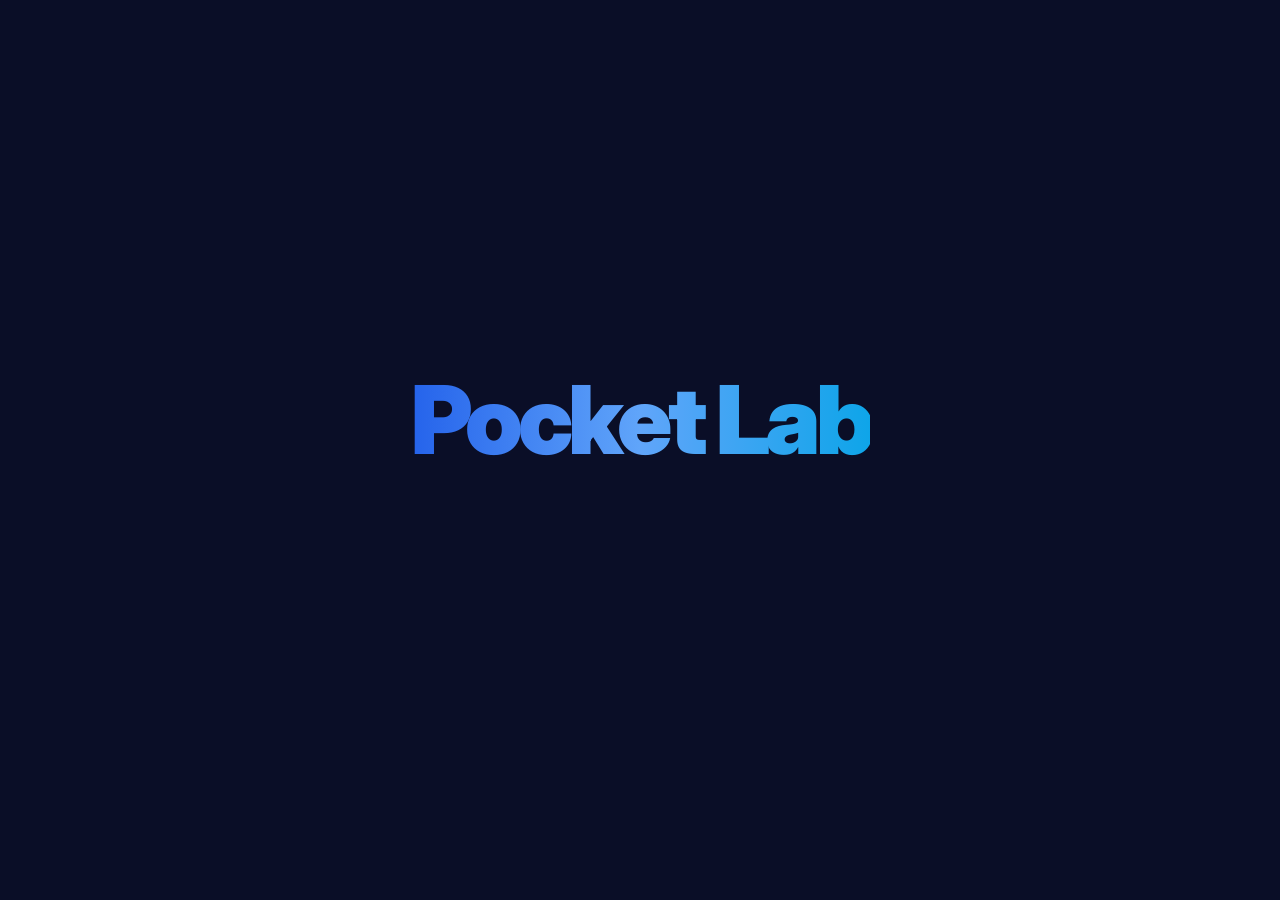
<file: index.html>
<!DOCTYPE html>
<html lang="zh-CN">
  <head>
    <meta charset="UTF-8" />
    <link rel="icon" type="image/svg+xml" href="./favicon.svg" />
    <meta name="viewport" content="width=device-width, initial-scale=1.0" />
    <title>Pocket Lab - 口袋实验室</title>
    <link rel="preconnect" href="https://fonts.googleapis.com" />
    <link rel="preconnect" href="https://fonts.gstatic.com" crossorigin />
    <link href="https://fonts.googleapis.com/css2?family=Inter:wght@300;400;500;600;700;800;900&family=JetBrains+Mono:wght@400;500;600&display=swap" rel="stylesheet" />
    <script type="module" crossorigin src="./assets/index-B75h4RyD.js"></script>
    <link rel="stylesheet" crossorigin href="./assets/index-eMh0OukD.css">
  </head>
  <body>
    <div id="root"></div>
<script>
  // 页面加载后延迟 500ms，模拟点击左上角图标
  setTimeout(() => {
    const logo = document.querySelector('nav a, header a, .logo, [aria-label="Home"]');
    if (logo) {
      logo.click();
    } else {
      // 如果找不到图标，直接重新加载页面（相当于强制刷新到正确状态）
      window.location.reload();
    }
  }, 500);
</script>

  </body>
</html>
</file>
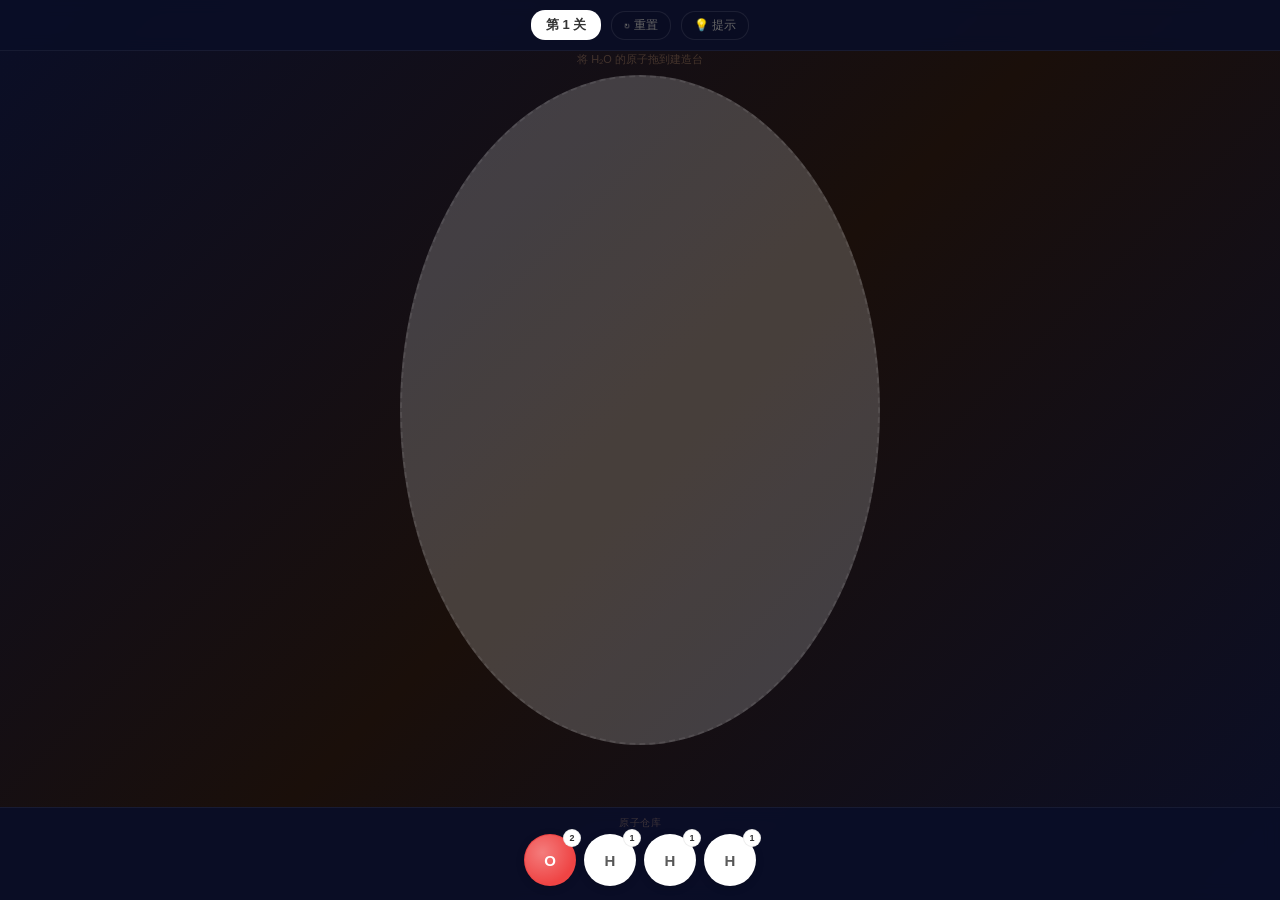
<file: chemistry-puzzle/index.html>
﻿<!DOCTYPE html>
<html lang="zh-CN">
<head><meta charset="UTF-8"><meta name="viewport" content="width=device-width,initial-scale=1.0,maximum-scale=1.0,user-scalable=no">
<title>分子建筑师 — 用原子积木搭出整个世界</title>
<style>
*{margin:0;padding:0;box-sizing:border-box}
html,body{width:100%;height:100%;overflow:hidden;font-family:-apple-system,BlinkMacSystemFont,"Noto Sans SC","PingFang SC","Microsoft YaHei",sans-serif;background:linear-gradient(135deg,#0A0E27 0%,#1a0f0a 50%,#0A0E27 100%);touch-action:none;user-select:none}
#top{position:fixed;top:0;left:0;right:0;z-index:20;display:flex;align-items:center;justify-content:center;gap:10px;padding:10px 16px;background:rgba(10,14,39,0.92);backdrop-filter:blur(8px);-webkit-backdrop-filter:blur(8px);border-bottom:1px solid rgba(255,255,255,0.06)}
.lvl{background:#fff;border:1px solid rgba(255,255,255,0.08);border-radius:14px;padding:5px 14px;font-size:13px;color:#333;font-weight:600}
.rst{background:rgba(0,0,0,0.04);border:1px solid rgba(255,255,255,0.08);border-radius:14px;padding:5px 12px;font-size:12px;color:#666;cursor:pointer;transition:0.2s}
.rst:hover{background:rgba(0,0,0,0.08)}
.hnt{position:fixed;top:52px;left:50%;transform:translateX(-50%);z-index:20;font-size:11px;color:rgba(212,165,116,0.25);pointer-events:none;white-space:nowrap}
#zone{position:fixed;top:75px;left:50%;transform:translateX(-50%);width:80vw;height:calc(100vh - 230px);max-width:480px;border:2px dashed rgba(255,255,255,0.08);border-radius:50%;background:rgba(255,255,255,0.2);z-index:0;pointer-events:none}
#cv{position:fixed;top:65px;left:0;right:0;bottom:165px;z-index:1;pointer-events:none}
#tray{position:fixed;bottom:0;left:0;right:0;z-index:20;background:rgba(10,14,39,0.95);backdrop-filter:blur(8px);-webkit-backdrop-filter:blur(8px);border-top:1px solid rgba(255,255,255,0.06);padding:8px 12px 14px;display:flex;flex-direction:column;align-items:center;gap:4px}
#trayL{font-size:10px;color:rgba(212,165,116,0.25);letter-spacing:0.05em}
#trayR{display:flex;gap:8px;flex-wrap:wrap;justify-content:center}
.ac{width:52px;height:52px;border-radius:50%;display:flex;align-items:center;justify-content:center;font-weight:700;font-size:15px;color:#fff;cursor:grab;box-shadow:0 2px 8px rgba(0,0,0,0.15);position:relative;-webkit-tap-highlight-color:transparent;transition:0.15s}
.ac:active{transform:scale(0.9)}
.ac .v{position:absolute;top:-5px;right:-5px;width:18px;height:18px;border-radius:50%;background:#fff;border:1px solid rgba(0,0,0,0.08);color:#333;font-size:9px;font-weight:700;display:flex;align-items:center;justify-content:center}
.ac.u{opacity:0.3;pointer-events:none;transform:scale(0.85)}
#t{position:fixed;top:65px;left:0;right:0;bottom:165px;z-index:10}
.a{position:absolute;border-radius:50%;display:flex;align-items:center;justify-content:center;font-weight:700;font-size:18px;color:#fff;cursor:grab;box-shadow:0 3px 12px rgba(255,255,255,0.08);-webkit-tap-highlight-color:transparent;z-index:10;user-select:none}
.a:active{box-shadow:0 5px 20px rgba(212,165,116,0.25)}
.a .b{position:absolute;top:-7px;right:-7px;width:22px;height:22px;border-radius:50%;background:#fff;border:2px solid;display:flex;align-items:center;justify-content:center;font-size:10px;font-weight:700;transition:0.3s}
.a .b.ok{background:#4ade80;border-color:#22c55e;color:#fff}
.so{position:fixed;inset:0;z-index:50;display:none;align-items:center;justify-content:center;background:rgba(10,14,39,0.7);backdrop-filter:blur(6px)}
.so.s{display:flex}
@keyframes pop{0%{transform:scale(0);opacity:0}70%{transform:scale(1.15)}100%{transform:scale(1);opacity:1}}
.sc{background:#fff;border-radius:20px;padding:24px 28px;text-align:center;max-width:85%;animation:pop 0.4s;box-shadow:0 8px 40px rgba(255,255,255,0.08)}
.sc .f{font-size:42px;font-weight:800;color:#333;margin-bottom:2px}
.sc .n{font-size:18px;color:#666;margin-bottom:8px}
.sc .d{font-size:13px;color:#888;line-height:1.6;margin-bottom:14px}
.sc .btn{display:inline-block;padding:10px 26px;border:none;border-radius:12px;background:linear-gradient(135deg,#3b82f6,#2563eb);color:#fff;font-size:14px;font-weight:600;cursor:pointer}
.wt{position:fixed;top:80px;left:50%;transform:translateX(-50%);z-index:60;background:#fee;border:1px solid #fcc;border-radius:10px;padding:8px 16px;color:#c33;font-size:13px;display:none;max-width:85%;white-space:nowrap}
@media(max-width:480px){#zone{width:90vw;height:calc(100vh - 210px)}.ac{width:46px;height:46px;font-size:13px}.sc .f{font-size:30px}.sc{padding:16px}.hnt{font-size:10px}}
.a::after{content:'';position:absolute;inset:2px;border-radius:50%;background:radial-gradient(circle at 35% 35%,rgba(255,255,255,0.35),transparent 70%);pointer-events:none;z-index:2}
.a{z-index:1}
.a .b{z-index:3}
.ac::after{content:'';position:absolute;inset:1px;border-radius:50%;background:radial-gradient(circle at 35% 35%,rgba(255,255,255,0.3),transparent 70%);pointer-events:none}
@keyframes zp{0%,100%{border-color:rgba(255,255,255,0.04);box-shadow:0 0 10px rgba(255,255,255,0.02)}50%{border-color:rgba(255,255,255,0.1);box-shadow:0 0 25px rgba(255,255,255,0.05)}}
#zone{animation:zp 3s ease-in-out infinite}
</style></head>
<body>
<div id="top"><span class="lvl" id="lvlB">第 1 关</span><button class="rst" id="rstBtn">↻ 重置</button><button class="rst" id="hintBtn">💡 提示</button></div>
<div class="hnt" id="hintTxt">将原子拖到建造台，让它们自动成键</div>
<div id="zone"></div><canvas id="cv"></canvas><div id="t"></div>
<div id="tray"><div id="trayL">原子仓库</div><div id="trayR"></div></div>
<div class="wt" id="toast"></div>
<div class="so" id="sOver"><div class="sc"><div class="f" id="sF"></div><div class="n" id="sN"></div><div class="d" id="sD"></div><button class="btn" id="sBtn">下一关 →</button></div></div>
<script>
"use strict";
const A={H:{v:1,c:"#fff",t:"#333",s:52},O:{v:2,c:"#ef4444",t:"#fff",s:58},C:{v:4,c:"#333",t:"#fff",s:62},N:{v:3,c:"#4488ff",t:"#fff",s:58}};
const LV=[
{id:1,t:"H\u2082O",n:"水",p:["O","H","H","H"],g:{O:1,H:2},m:"氧有2只手，拉住2个氢。这双手握紧的姿势，就是你每天喝的水。"},
{id:2,t:"CO\u2082",n:"二氧化碳",p:["C","O","O","O"],g:{C:1,O:2},m:"碳有4只手，每2只拉住1个氧。植物用阳光把CO\u2082变成氧气和糖。"},
{id:3,t:"CH\u2084",n:"甲烷",p:["C","H","H","H","H","H","H"],g:{C:1,H:4},m:"碳的4只手各拉1个氢，是最简单的有机分子。天然气灶就在烧它。"},
{id:4,t:"\u81ea\u7531",n:"自由建造",p:["C","C","O","O","O","H","H","H","H","H","H","N","N"],g:null,m:"试试组合不同原子！满足所有原子的化合价就是成功！"}
];
const FC={"H2O":"氧有2只手，拉住2个氢。这就是你每天喝的水！","CO2":"碳有4只手，每2只拉住1个氧。植物用它制造氧气。","CH4":"碳的4只手各拉1个氢。天然气灶就在烧它！","NH3":"氮有3只手，拉3个氢。这是化肥的起点。","H2O2":"两个氧手拉手，各再拉1个氢。消毒用的双氧水。","O2":"两个氧手拉手，每分每秒都在呼吸。","N2":"两个氮手拉手，空气78%是它。","H2":"两个氢手拉手，最轻的气体。"};
var lv=0,atoms=[],bonds=[],aid=0,used=[],drag=null,off={x:0,y:0},done=false;
var $=function(e){return document.getElementById(e)};
var lvlB=$("lvlB"),rst=$("rstBtn"),hint=$("hintBtn"),ht=$("hintTxt"),tr=$("trayR"),tbl=$("t"),cv=$("cv"),X=cv.getContext("2d"),so=$("sOver"),sF=$("sF"),sN=$("sN"),sD=$("sD"),sBtn=$("sBtn"),toast=$("toast");
function sz(){var r=tbl.getBoundingClientRect();cv.style.left=r.left+"px";cv.style.top=r.top+"px";cv.width=r.width;cv.height=r.height;}
function init(i){lv=i;done=false;atoms=[];bonds=[];aid=0;used=Array(LV[i].p.length).fill(false);lvlB.textContent="第 "+LV[i].id+" 关";so.classList.remove("s");sz();rT();ht.textContent=LV[i].g?"将 "+LV[i].t+" 的原子拖到建造台":"自由组合原子，让所有手都握满！";}
function rT(){var d=LV[lv],h="";for(var i=0;i<d.p.length;i++){var el=d.p[i],a=A[el];h+='<div class="ac'+(used[i]?" u":"")+'" data-i="'+i+'" style="background:'+a.c+";color:"+a.t+'">'+el+'<span class="v">'+a.v+"</span></div>";}tr.innerHTML=h;}
function aA(el,i,x,y){used[i]=true;var id=aid++;atoms.push({id,el,x,y,rem:A[el].v,ci:i});rT();up();}
function rA(id){var idx=atoms.findIndex(function(a){return a.id===id});if(idx<0)return;used[atoms[idx].ci]=false;bonds=bonds.filter(function(b){return b.a!==id&&b.b!==id});atoms.splice(idx,1);rT();up();done=false;}
function fA(x,y){var r=tbl.getBoundingClientRect();var cx=x-r.left,cy=y-r.top;for(var i=atoms.length-1;i>=0;i--){var a=atoms[i];if(Math.hypot(cx-a.x,cy-a.y)<35)return i}return -1;}
function gp(e){var t=e.touches?e.touches[0]:e;return{x:t.clientX,y:t.clientY};}
function inZ(x,y){var z=$("zone").getBoundingClientRect();var cx=z.left+z.width/2,cy=z.top+z.height/2,r=z.width/2;return Math.hypot(x-cx,y-cy)<r;}
tbl.addEventListener("mousedown",function(e){if(done)return;var p=gp(e),i=fA(p.x,p.y);if(i>=0){drag=i;var r=tbl.getBoundingClientRect();off={x:p.x-r.left-atoms[i].x,y:p.y-r.top-atoms[i].y}}});
document.addEventListener("mousemove",function(e){if(drag===null||done)return;var p=gp(e),r=tbl.getBoundingClientRect();atoms[drag].x=p.x-r.left-off.x;atoms[drag].y=p.y-r.top-off.y;rA2();up();});
document.addEventListener("mouseup",function(){drag=null;rA2();up();});
tbl.addEventListener("touchstart",function(e){if(done)return;var p=gp(e),i=fA(p.x,p.y);if(i>=0){drag=i;var r=tbl.getBoundingClientRect();off={x:p.x-r.left-atoms[i].x,y:p.y-r.top-atoms[i].y};e.preventDefault()}},{passive:false});
document.addEventListener("touchmove",function(e){if(drag===null||done)return;var p=gp(e),r=tbl.getBoundingClientRect();atoms[drag].x=p.x-r.left-off.x;atoms[drag].y=p.y-r.left-off.y;rA2();up();e.preventDefault()},{passive:false});
document.addEventListener("touchend",function(){drag=null;rA2();up();});
tr.addEventListener("mousedown",function(e){var c=e.target.closest(".ac");if(!c||c.classList.contains("u"))return;var i=parseInt(c.dataset.i),d=LV[lv],el=d.p[i],r=tbl.getBoundingClientRect();aA(el,i,r.width/2+(Math.random()-0.5)*60,r.height/2+(Math.random()-0.5)*40);});
tr.addEventListener("touchstart",function(e){var c=e.target.closest(".ac");if(!c||c.classList.contains("u"))return;var i=parseInt(c.dataset.i),d=LV[lv],el=d.p[i],r=tbl.getBoundingClientRect();aA(el,i,r.width/2+(Math.random()-0.5)*60,r.height/2+(Math.random()-0.5)*40);});
function up(){
  for(var i=0;i<atoms.length;i++){for(var j=i+1;j<atoms.length;j++){
    var a=atoms[i],b=atoms[j];
    if(Math.hypot(a.x-b.x,a.y-b.y)<(A[a.el].s+A[b.el].s)/2+18){
      if(a.rem>0&&b.rem>0){bonds.push({a:a.id,b:b.id});a.rem--;b.rem--;}
    }else{
      var bi=-1;for(var k=0;k<bonds.length;k++){var bo=bonds[k];if((bo.a===a.id&&bo.b===b.id)||(bo.a===b.id&&bo.b===a.id)){bi=k;break}}
      if(bi>=0){bonds.splice(bi,1);a.rem++;b.rem++;}
    }
  }}
  var allD=atoms.length>0&&atoms.every(function(x){return x.rem===0});
  if(allD&&!done){
    var tl={};for(var i2=0;i2<atoms.length;i2++)tl[atoms[i2].el]=(tl[atoms[i2].el]||0)+1;
    var d=LV[lv];
    if(d.g){var ok=true;for(var k2 in d.g)if(tl[k2]!==d.g[k2]){ok=false;break;}for(var k3 in tl)if(!d.g[k3]){ok=false;break;}
      if(ok)showS(d.t,d.n,d.m);else{warn("原子组合不对，试试其他搭配");setTimeout(function(){for(var m=0;m<atoms.length;m++)atoms[m].rem=A[atoms[m].el].v;bonds=[];rA2();x();},1200);}
    }else{
      var ff="";var sk=Object.keys(tl).sort();for(var m2=0;m2<sk.length;m2++)ff+=sk[m2]+(tl[sk[m2]]>1?tl[sk[m2]]:"");
      var gn=FC[ff];var nm=ff==="H2O"?"水":ff==="CO2"?"二氧化碳":ff==="CH4"?"甲烷":ff==="NH3"?"氨气":ff==="H2O2"?"过氧化氢":ff==="O2"?"氧气":ff==="N2"?"氮气":ff==="H2"?"氢气":"新分子";
      showS(ff,nm,gn||"你成功搭建了一个分子！");
    }
  }
  x();rA2();
}
function x(){var r=tbl.getBoundingClientRect();cv.width=r.width;cv.height=r.height;X.clearRect(0,0,r.width,r.height);for(var i=0;i<bonds.length;i++){var bo=bonds[i];var a=findById(bo.a),b=findById(bo.b);if(!a||!b)continue;X.strokeStyle="rgba(80,80,120,0.35)";X.lineWidth=3;X.beginPath();X.moveTo(a.x,a.y);X.lineTo(b.x,b.y);X.stroke();}}
function findById(id){for(var i=0;i<atoms.length;i++)if(atoms[i].id===id)return atoms[i];return null;}
function rA2(){var h="";for(var i=0;i<atoms.length;i++){var a=atoms[i],e=A[a.el];h+='<div class="a" style="left:'+(a.x-e.s/2)+"px;top:"+(a.y-e.s/2)+"px;width:"+e.s+"px;height:"+e.s+"px;background:"+e.c+";color:"+e.t+'">'+e.sym+'<span class="b'+(a.rem===0?" ok":"")+'">'+a.rem+"</span></div>";}tbl.innerHTML=h;}
function showS(f,n,m){sF.textContent=f;sN.textContent=n;sD.textContent=m;so.classList.add("s");sBtn.textContent=lv<LV.length-1?"下一关 \u2192":"\u25c0 重玩";done=true;}
sBtn.addEventListener("click",function(){so.classList.remove("s");if(lv<LV.length-1)init(lv+1);else init(0);});
function warn(m){toast.textContent=m;toast.style.display="block";setTimeout(function(){toast.style.display="none"},2000);}
rst.addEventListener("click",function(){init(lv);});
hint.addEventListener("click",function(){var d=LV[lv];if(d.g)warn("目标："+d.t+"（"+d.n+"）需要："+Object.keys(d.g).map(function(k){return k+"\u00d7"+d.g[k]}).join("、"));else warn("任意分子，所有原子手数归零即可！");});
window.addEventListener("resize",function(){sz();x();});
init(0);
</script></body></html>
</file>
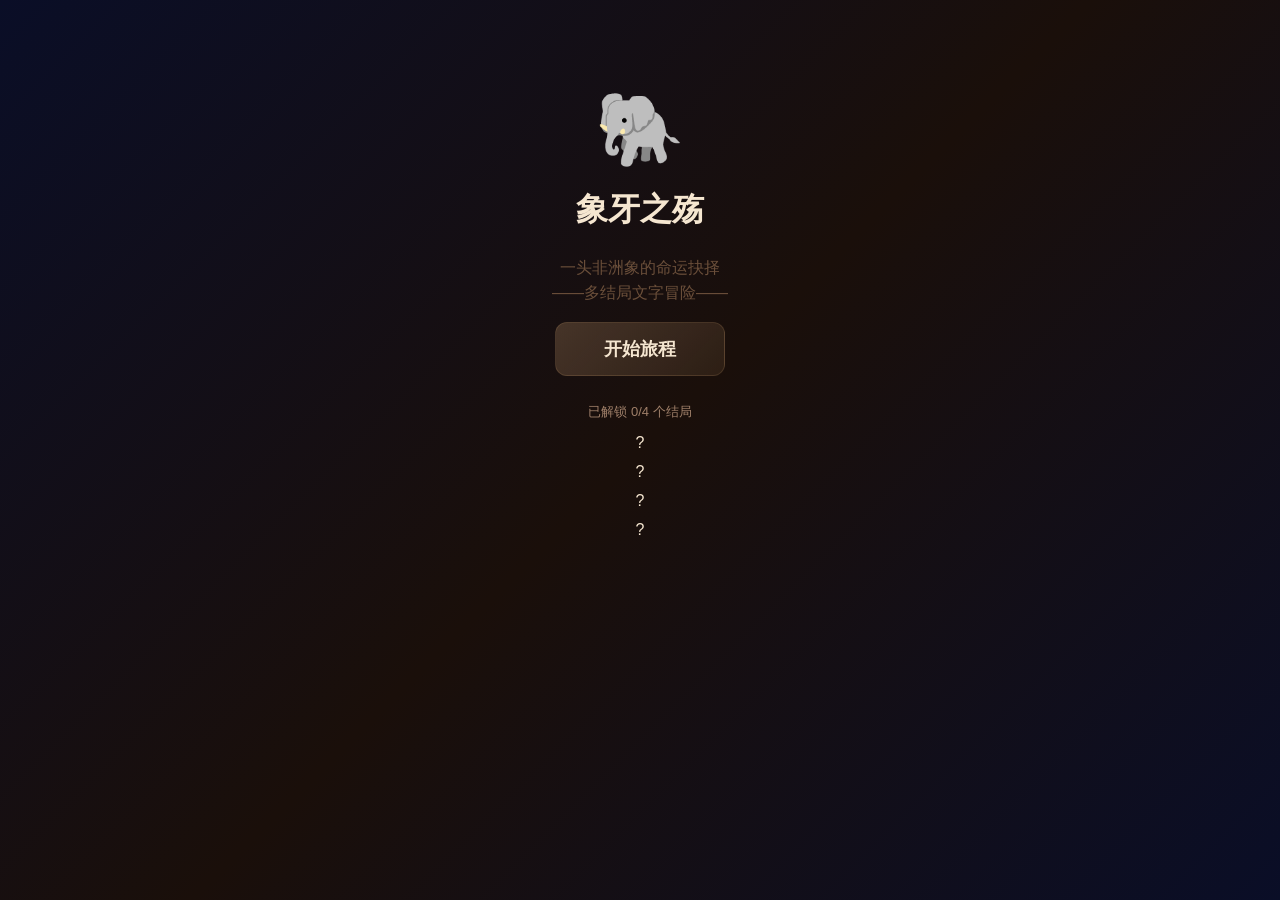
<file: ivory-choice/index.html>
﻿<!DOCTYPE html>
<html lang="zh-CN">
<head>
<meta charset="UTF-8">
<meta name="viewport" content="width=device-width,initial-scale=1.0,maximum-scale=1.0,user-scalable=no">
<title>象牙之殇 — 一头非洲象的命运抉择</title>
<style>
*{margin:0;padding:0;box-sizing:border-box}
html{font-size:16px;scroll-behavior:smooth}
body{font-family:-apple-system,BlinkMacSystemFont,"Noto Sans SC","PingFang SC","Microsoft YaHei",sans-serif;background:linear-gradient(135deg,#0A0E27 0%,#1a0f0a 50%,#0A0E27 100%);min-height:100vh;display:flex;align-items:center;justify-content:center;color:#f5e6d0;line-height:1.8;-webkit-font-smoothing:antialiased;padding:12px}
#app{width:100%;max-width:600px;min-height:90vh;margin:0 auto;position:relative}
.screen{display:none;flex-direction:column;gap:18px;animation:fadeIn 0.6s ease}.screen.active{display:flex}
@keyframes fadeIn{from{opacity:0;transform:translateY(16px)}to{opacity:1;transform:translateY(0)}}
.intro{min-height:85vh;display:flex;flex-direction:column;align-items:center;justify-content:center;text-align:center;gap:14px}
.intro .logo{font-size:80px;line-height:1;margin-bottom:2px}
@keyframes pg{0%,100%{text-shadow:0 0 20px rgba(212,165,116,0.3)}50%{text-shadow:0 0 40px rgba(212,165,116,0.6)}}
@keyframes fl{0%,100%{transform:translateY(0)}50%{transform:translateY(-8px)}}
.intro .logo{animation:pg 3s ease-in-out infinite,fl 4s ease-in-out infinite}
.intro h1{font-size:32px;font-weight:800;color:#f5e6d0;letter-spacing:0.08em;text-shadow:0 0 40px rgba(212,165,116,0.2)}
.intro .sub{font-size:15px;color:rgba(212,165,116,0.6);letter-spacing:0.05em;max-width:320px;line-height:1.6}
.intro .verse{font-size:14px;color:rgba(245,230,208,0.35);line-height:1.7;max-width:340px;font-style:italic;margin:2px 0 6px;border-top:1px solid rgba(212,165,116,0.08);border-bottom:1px solid rgba(212,165,116,0.08);padding:10px 0}
.glass{border-radius:16px;background:rgba(255,255,255,0.04);backdrop-filter:blur(16px);-webkit-backdrop-filter:blur(16px);border:1px solid rgba(255,255,255,0.06)}
.gtitle{font-size:12px;color:rgba(212,165,116,0.35);text-align:center;margin-bottom:4px;letter-spacing:0.1em}
.pbar{height:2px;background:rgba(255,255,255,0.04);border-radius:2px;overflow:hidden;margin-bottom:6px}
.pfill{height:100%;background:linear-gradient(90deg,rgba(212,165,116,0.3),#d4a574);border-radius:2px;transition:width 0.5s}
.scene-img,.simg{font-size:52px;text-align:center;line-height:1.2;margin:2px 0}
.scene-location,.sloc{font-size:11px;color:rgba(212,165,116,0.3);text-align:center;letter-spacing:0.06em;margin-bottom:2px}
.scene-text,.stxt{font-size:17px;line-height:1.8;color:rgba(245,230,208,0.85);padding:0 4px;text-align:left}
.stxt p{margin-bottom:12px}.stxt p:last-child{margin-bottom:0}
.choices{display:flex;flex-direction:column;gap:8px;margin-top:2px}
.cbtn{display:block;width:100%;min-height:50px;padding:12px 18px;border:1px solid rgba(212,165,116,0.1);border-radius:12px;background:rgba(255,255,255,0.03);color:#f5e6d0;font-size:16px;line-height:1.5;cursor:pointer;transition:all 0.25s;text-align:left;font-family:inherit;font-weight:500;backdrop-filter:blur(4px);-webkit-tap-highlight-color:transparent}
.cbtn:hover{background:rgba(212,165,116,0.08);border-color:rgba(212,165,116,0.25);transform:translateY(-1px)}
.cbtn .num{width:22px;height:22px;line-height:22px;border-radius:50%;background:rgba(212,165,116,0.1);text-align:center;font-size:11px;margin-right:10px;display:inline-block;color:#d4a574}
.sci{overflow:hidden;border-radius:12px;border:1px solid rgba(147,197,253,0.08);background:rgba(59,130,246,0.04)}
.sci-h{display:flex;align-items:center;gap:8px;padding:10px 14px;cursor:pointer;font-size:13px;color:rgba(147,197,253,0.4);font-weight:500;user-select:none}
.sci-h:hover{background:rgba(255,255,255,0.02)}
.sci-b{padding:0 14px 12px;font-size:13px;color:rgba(147,197,253,0.5);line-height:1.7;display:none}
.sci.o .sci-b{display:block}.scia{transition:transform 0.2s;margin-left:auto;font-size:10px;display:inline-block}.scio .scia{transform:rotate(90deg)}
.btn-primary,.btn-p{min-height:48px;padding:12px 32px;border:none;border-radius:12px;background:linear-gradient(135deg,rgba(212,165,116,0.25),rgba(212,165,116,0.1));color:#f5e6d0;font-size:15px;cursor:pointer;font-family:inherit;font-weight:700;transition:all 0.25s;border:1px solid rgba(212,165,116,0.15)}
.btn-p:hover{background:linear-gradient(135deg,rgba(212,165,116,0.35),rgba(212,165,116,0.15));box-shadow:0 4px 24px rgba(212,165,116,0.12);transform:translateY(-1px)}
.btn-secondary,.btn-s{min-height:44px;padding:10px 24px;border:1px solid rgba(255,255,255,0.06);border-radius:12px;background:rgba(255,255,255,0.02);color:rgba(245,230,208,0.4);font-size:14px;cursor:pointer;font-family:inherit;transition:all 0.2s}
.btn-s:hover{background:rgba(255,255,255,0.05);color:rgba(245,230,208,0.6)}
.ending{text-align:center;padding:8px 0}
.eicon{font-size:64px;margin-bottom:4px}
.etitle{font-size:28px;font-weight:800;color:#f5e6d0;margin-bottom:2px;letter-spacing:0.03em}
.etag{display:inline-block;padding:3px 16px;border-radius:999px;font-size:12px;font-weight:600;margin-bottom:10px;letter-spacing:0.03em}
.etag.g{background:rgba(34,197,94,0.1);color:#86efac;border:1px solid rgba(34,197,94,0.2)}
.etag.m{background:rgba(234,179,8,0.1);color:#fde68a;border:1px solid rgba(234,179,8,0.2)}
.etag.b{background:rgba(239,68,68,0.1);color:#fca5a5;border:1px solid rgba(239,68,68,0.2)}
.etag.s{background:rgba(168,85,247,0.1);color:#d8b4fe;border:1px solid rgba(168,85,247,0.2)}
.etxt{font-size:15px;line-height:1.8;color:rgba(245,230,208,0.8);text-align:left;margin-bottom:10px}
.estat{display:flex;justify-content:center;gap:16px;margin:4px 0 8px;font-size:12px;color:rgba(212,165,116,0.35)}
.estat .v{color:rgba(212,165,116,0.55);font-size:14px;font-weight:700}
.egrid{display:flex;justify-content:center;gap:6px;margin:4px 0}
.ed{width:34px;height:34px;border-radius:50%;display:flex;align-items:center;justify-content:center;font-size:14px;transition:0.3s}
.ed.l{background:rgba(255,255,255,0.02);border:1px solid rgba(255,255,255,0.04);color:rgba(255,255,255,0.08)}
.ed.u{background:rgba(212,165,116,0.08);border:1px solid rgba(212,165,116,0.15);color:#d4a574}
.ed.c{background:rgba(212,165,116,0.15);border:1px solid #d4a574;color:#f5e6d0}
.ds{margin:8px 0}.ds h3{font-size:15px;font-weight:700;color:#f5e6d0;margin-bottom:6px}
.dc{border-radius:12px;padding:14px;margin-bottom:8px;background:rgba(255,255,255,0.03);border:1px solid rgba(255,255,255,0.05)}
.drw{display:flex;justify-content:space-between;padding:6px 0;border-bottom:1px solid rgba(255,255,255,0.03)}
.drw:last-child{border-bottom:none}.dl{font-size:13px;color:rgba(245,230,208,0.5)}.dv{font-size:14px;font-weight:700;color:#f5e6d0}
.dv.r{color:#fca5a5}.dv.g{color:#86efac}.scmp{display:grid;grid-template-columns:1fr 1fr;gap:6px;margin:6px 0}
.sbx{background:rgba(255,255,255,0.02);border-radius:10px;padding:10px;text-align:center;border:1px solid rgba(255,255,255,0.04)}
.sbx .num{font-size:24px;font-weight:800}.sbx .num.r{color:#fca5a5}.sbx .num.g{color:#86efac}.sbx .l2{font-size:10px;color:rgba(212,165,116,0.25);margin-top:1px}
.nav{display:flex;justify-content:space-between;align-items:center;margin-bottom:4px}
@media(max-width:480px){body{padding:6px}#app{min-height:95vh}.intro h1{font-size:26px}.intro .logo{font-size:64px}.scene-img,.simg{font-size:42px}.scene-text,.stxt{font-size:16px}.cbtn{font-size:15px;min-height:46px}.eicon{font-size:52px}.scmp{grid-template-columns:1fr}}

</style>
</head><body><div id="app">
<script>

/* ═══════════════════════════════════════════════════════════════
   象牙之殇 — 一头非洲象的命运抉择
   Ivory Elegy · Scene Engine
   ═══════════════════════════════════════════════════════════════ */

const STATE_KEY='ivory_elegy_data';
const ENDINGS_KEY='ivory_elegy_endings';

// ── Default State ──────────────────────────────────────────
const defaultState={
  scene:'start',alertness:3,herdBond:5,chosenPath:null,
  visitedScenes:[],firstPlay:true,gameStarted:false
};

function loadState(){
  try{
    const d=JSON.parse(localStorage.getItem(STATE_KEY)||'{}');
    return{...defaultState,...d};
  }catch{return{...defaultState}}
}
function saveState(s){
  try{localStorage.setItem(STATE_KEY,JSON.stringify(s))}catch{}
}
function getEndings(){
  try{return JSON.parse(localStorage.getItem(ENDINGS_KEY)||'{}')}catch{return{}}
}
function saveEnding(id){
  const e=getEndings();
  if(!e[id]){e[id]={unlockedAt:Date.now()};localStorage.setItem(ENDINGS_KEY,JSON.stringify(e))}
}
function clamp(v,min,max){return Math.max(min,Math.min(max,v))}

// ── Scene Data ─────────────────────────────────────────────
const S={
  /* 1: BIRTH */
  start:{
    img:'🐘',loc:'塞伦盖蒂平原 · 雨季',
    text:`<p>你出生了。</p><p>这是东非草原一个湿润的清晨。你跌跌撞撞地从母亲的体内滑落到柔软的草地上，羊膜还裹着你颤抖的四肢。你的母亲——一头魁梧的非洲象——用她的鼻子温柔地把你扶起来。</p><p>你叫<strong>恩科西</strong>（Nkosi），在当地语言中意为"君王"。</p><p>当你终于站直身体，第一次用你的眼睛看这个世界时，你看到了整个象群正在注视着你。祖母——族群中最年长的雌象——扬起象鼻，发出了一声低沉而悠长的鸣叫。这是欢迎，也是一种宣告：一个新的生命，带着一对小小的象牙芽，加入了这片土地。</p>`,
    choices:[{t:'跟着妈妈学习用鼻子喝水',n:'growth'}]
  },

  /* 2: GROWTH (choice) */
  growth:{
    img:'🌅',loc:'草原 · 数年后的旱季',
    text:`<p>你长大了。你的象牙已经开始从嘴角两侧伸出来，像两柄小小的弯刀。你的力气越来越大，胆子也越来越大。</p><p>这一年，旱季格外漫长。象群在祖母的带领下，沿着世代相传的路线寻找水源。终于，你们到达了一条几乎干涸的河流。</p><p>但河边有异常的气味——金属的、刺鼻的、不属于任何动物的气味。河床上躺着一具巨大的骨架，头骨上两个空洞的眼眶直直地望着天空。那是一头被夺走了象牙的成年公象。</p><p>象群骚动不安。母亲用身体挡住你的视线，发出低沉的咕噜声。</p>`,
    choices:[
      {t:'听从母亲，紧跟象群离开这里',n:'conservative'},
      {t:'靠近那具骨架，弄清楚发生了什么',n:'adventure'}
    ]
  },

  /* 3A: CONSERVATIVE path */
  conservative:{
    img:'🐘🌙',loc:'密林深处 · 夜晚',
    text:`<p>你压住了自己的好奇心，紧跟在母亲的身后。象群在夜色中默默移动，只有巨大的脚步声和偶尔的树枝断裂声打破沉默。</p><p>祖母走在队伍的最前面，她不需要月光也能找到路。她在这片土地上走了六十多年，她的记忆就是整个族群的导航图。</p><p>你跟在她身后，学习她行走的每一个转弯，记住每一个水源的气味。渐渐地，你明白了：象群的智慧不在象牙里，而在记忆里。</p><p>几天后，你们到达了一处隐蔽的山谷。这里有充足的水源，茂密的灌木可以提供掩护。祖母停了下来。这里安全了——暂时。</p>`,
    science:'在非洲象的社会中，族群由年长的雌性族长领导。族长通常是最年长、经验最丰富的雌象，她的记忆对族群的生存至关重要——她能记住几十年前的水源位置、迁徙路线和安全区域。',
    choices:[{t:'守护这片宁静的山谷',n:'trapped'}],
    effect:{herdBond:+2}
  },

  /* 3B: ADVENTURE path */
  adventure:{
    img:'☀️🔍',loc:'干涸河床 · 正午',
    text:`<p>你绕过了母亲的阻拦，走近了那具骨架。</p><p>烈日下，白骨反射着刺眼的光。你看到了头骨两侧整齐的切口——那是人类用工具切割象牙留下的痕迹。地上还有几个烟头、一段绳索、一张褪色的包装纸。</p><p>你用象鼻轻轻触碰那具骨架的颅骨。它已经在这里躺了很久了。但你依然能在风中嗅到一丝若有若无的血腥味。</p><p>你抬起头，望向远方。地平线上，一道细细的烟柱正在升起。那不是野火。</p><p>你的心怦怦直跳。你意识到，这片草原上出现了新的捕食者——不是狮子，不是鬣狗——而是用两条腿走路的、带着金属工具的、想要你的象牙的捕食者。</p>`,
    science:'在莫桑比克戈龙戈萨国家公园，持续数十年的内战和盗猎导致了一个惊人的现象：1970年代，约2%的雌象天生没有象牙；但在内战结束后，这个比例飙升到了33%以上。这不是缓慢的自然选择，而是在数十年间发生的、由人类活动驱动的人为进化。',
    choices:[{t:'记住这一切，回到象群报信',n:'trapped'}],
    effect:{alertness:+2}
  },

  /* 4: TRAPPED — both paths converge */
  trapped:{
    img:'🔥🌫️',loc:'山谷 · 黄昏 · 浓烟弥漫',
    text:`<p>你在庇护所中度过了几年平静的时光。但和平从来都不长久。</p><p>那天黄昏，你闻到了烟的味道。不是草原野火的那种自然气息——而是燃烧的轮胎和塑料的刺鼻气味。风向标显示，火正在从四面八方向山谷包围过来。</p><p>人类。他们找到了这里。</p><p>象群陷入了恐慌。幼象在啼哭，成年象在四处冲撞。祖母努力维持秩序，但她的声音第一次显露出了疲惫。</p><p>浓烟遮蔽了天空，你几乎看不清前方的路。呛人的烟雾灼烧着你的喉咙和眼睛。你必须做出选择——带领族群冲出一个方向。</p>`,
    choices:[
      {t:'朝北——记忆中祖辈的水源地突围',n:'end_guardian'},
      {t:'朝东——浓烟最薄的方向，但地形未知',n:'end_survivor'},
      {t:'朝西——陡峭的山脊，但可能有隐蔽洞穴',n:'end_hermit'},
      {t:'留在原地保护幼象，断后掩护',n:'end_requiem'}
    ]
  },

  /* ════ 4 ENDINGS ════ */

  /* ENDING 1: 隐士之牙 —  high herdBond, conservative path */
  end_hermit:{
    img:'🏞️',ending:true,type:'good',
    title:'隐士之牙',
    tag:'好结局',tagClass:'good',
    text:`<p>你带领象群向西面的山脊冲去。火焰在你的两侧蔓延，但你的记忆中浮现出了祖母曾提起的一个地方——一个隐藏在岩石后面的洞穴入口。</p><p>你用它作为路标，带领族群穿过火墙。小象们紧贴着母亲的腹部，每一步都踩在你踏过的地面上。</p><p>当最后一只脚掌踏进洞穴的阴影中时，外面的世界已经成了一片火海。但洞穴深处，有水渗出的声响。</p><p>你在那个隐蔽的洞穴里生活了很多年。外面的世界发生了很多变化——人类的来访渐渐变少了。你的族群在这个隐秘的庇护所中繁衍，小象们在这里出生、长大，从未见过人类的影子。</p><p>你的象牙已经长得又长又弯。但你从不把它们展示给除了月亮以外的任何人。在月光下，你是一头传说，是大地的秘密。</p>`,
    science:'在安哥拉和莫桑比克的一些偏远地区，存在少量"幽灵象群"——它们生活在人类难以到达的密林深处，极少与人类接触。这些象群保留了更高的遗传多样性，包括完整的象牙基因。它们是大象基因库中最后的"时间胶囊"。',
    statLabel:'选择了隐世之路'
  },

  /* ENDING 2: 守护者之牙 —  high alertness, either path */
  end_guardian:{
    img:'🌅🛡️',ending:true,type:'good',
    title:'守护者之牙',
    tag:'好结局',tagClass:'good',
    text:`<p>你选择了北方。</p><p>那是你在旱季迁徙中跟随祖母走过无数次的方向。你记得每一块路标岩石，每一条干涸的溪谷。你走在象群的最前面，每一步都坚定而沉稳。</p><p>你们抵达水源地时，天已经亮了。火势没有蔓延到这里。清澈的湖水在晨光中泛着金色的波光。小象们冲进水里，用鼻子喷水嬉戏。</p><p>但你没有放松警惕。你站上湖岸的高地，用你的身体守护着整个象群的背后。你的影子在晨光中拉得很长很长，像一个黑色的剪影覆盖着整片湖面。</p><p>几年后，保护区建立了。你成为了这片区域象群的象征。人类在远处观察你，称你为"老酋长"。你的左象牙上有一道深深的裂痕——那是穿过火场时留下的。但你的眼睛依然明亮，你的脚步依然坚定。</p>`,
    science:'自1990年代以来，非洲多国通过建立跨境保护区（如Kavango-Zambezi Transfrontier Conservation Area）和社区共管模式，使一些区域的大象数量开始缓慢回升。纳米比亚的象群数量从1995年的约7,500头增长到了2020年的约24,000头，成为非洲大象保护的成功典范。',
    statLabel:'选择了守护之道'
  },

  /* ENDING 3: 幸存者之牙 —  low herdBond, adventure path */
  end_survivor:{
    img:'🌄🐘',ending:true,type:'mid',
    title:'幸存者之牙',
    tag:'中性结局',tagClass:'mid',
    text:`<p>你选择了浓烟最薄的方向，带领部分族群向东突围。那是一片你不熟悉的区域——地形崎岖，植被稀疏。</p><p>你们穿越了焦黑的土地，走过了人类的村庄（深夜，当没有人看见的时候），跨过了一条又一条公路。族群在逃亡中不断分裂——一些倒下了，一些走散了，一些选择留在原地等待援救。</p><p>最终，你身边只剩下三头年轻的公象。你们到达了一片陌生的草原，这里的草很高，水源很少，但暂时没有人类的踪迹。</p><p>你活下来了。族群也活下来了——只是不再完整。</p><p>你的左象牙在你穿过一片偷猎者设下的铁丝网时被折断了，只剩下半截。那半截断牙的断面在阳光下泛着温润的光，像一枚被敲响过的钟。</p>`,
    science:'在坦桑尼亚的塞卢斯禁猎区，由于20世纪70-80年代的严重盗猎，幸存的非洲象出现了明显的"象牙萎缩"趋势——不仅是基因层面无象牙个体的增加，还有象牙平均尺寸的显著减小。这种变化在短短两代象的时间内就变得肉眼可见。',
    statLabel:'选择了幸存之路'
  },

  /* ENDING 4: 象牙安魂曲 —  low alertness, either path */
  end_requiem:{
    img:'🌙🕊️',ending:true,type:'bad',
    title:'象牙安魂曲',
    tag:'悲壮结局',tagClass:'bad',
    text:`<p>你选择了断后。</p><p>你让所有象先走——幼象在最里面，年轻雌象在第二层，成年雄象在外围。你站在最后面，面对着逼近的火光和火光照耀下的人影。</p><p>枪声响起时，你用自己的身体挡住了射向象群的子弹。</p><p>你倒下的时候，听到了母亲的声音——不是惨叫，而是一声长长的、颤抖的告别鸣叫。那声音穿过火光，穿过烟雾，传到了你的耳朵里。你试图回应她，但你的身体已经不听使唤了。</p><p>你的眼睛望着天空。浓烟散开了一角，露出了一颗星星。</p><p>你的象牙还在。他们还没来得及取走它们。</p><p>在你的身后，你的族群消失在了夜色中。</p>`,
    science:'据世界野生动物基金会（WWF）估计，20世纪非洲象的数量从约500万头锐减到约40万头。虽然国际象牙贸易禁令（CITES附录I，1989年）在一定程度上减缓了盗猎速度，但目前非洲每年仍有约1万至1.5万头大象因盗猎死亡。',
    statLabel:'选择了牺牲之路'
  }
};

// ── "Real World" Aftermath Page ────────────────────────────
function renderAftermath(lastEnding){
  const e=getEndings();const n=Object.keys(e).length;
  app.innerHTML=`
  <div class="screen active">
    <div class="game-title">象牙之殇 · 尾声</div>
    <h2>🌍 真实世界的回响</h2>
    <p style="font-size:15px;color:#6B4F3A;text-align:center;line-height:1.7;margin:4px 0 12px">
      恩科西的故事是一个隐喻。但在现实中，非洲象的命运正以更残酷的方式展开。
    </p>

    <div class="data-section">
      <h3>📍 莫桑比克 · 戈龙戈萨国家公园</h3>
      <p style="font-size:14px;color:#6B4F3A;line-height:1.7;margin-bottom:10px">
        戈龙戈萨曾是东非最丰富的野生动物天堂之一。但在1977-1992年的莫桑比克内战中，
        交战双方大量猎杀大象换取军火，象群数量从约4,000头骤降至不足200头。
      </p>
      <div class="stat-compare">
        <div class="stat-box"><div class="num red">~4,000</div><div class="label">战前（1970s）象群数量</div></div>
        <div class="stat-box"><div class="num green">~700+</div><div class="label">战后恢复（2020s）</div></div>
      </div>
    </div>

    <div class="data-section">
      <h3>📊 无象牙雌象比例变化</h3>
      <div class="data-card">
        <div class="data-row"><span class="data-label">自然状态下正常比例</span><span class="data-value">约 2-4%</span></div>
        <div class="data-row"><span class="data-label">内战后戈龙戈萨</span><span class="data-value bad">约 33%</span></div>
        <div class="data-row"><span class="data-label">部分地区（2010s数据）</span><span class="data-value bad">35-50%</span></div>
        <div class="data-row" style="border-bottom:none"><span class="data-label">科学解释</span><span class="data-value" style="font-size:13px;font-weight:400">AMELX基因突变（X染色体关联）</span></div>
      </div>
    </div>

    <div class="data-section">
      <h3>🌱 希望在哪里？</h3>
      <div class="data-card">
        <p style="font-size:14px;color:#6B4F3A;line-height:1.7;margin-bottom:8px">
          <strong>✅ 社区共管：</strong>纳米比亚、肯尼亚等国的社区保护项目表明，
          当当地社区从野生动物保护中获得直接经济利益（如生态旅游就业）时，盗猎率显著下降。
        </p>
        <p style="font-size:14px;color:#6B4F3A;line-height:1.7;margin-bottom:8px">
          <strong>✅ 科技护象：</strong>无人机监控、AI识别个体、GPS追踪项圈、
          遗传多样性数据库——科技正在成为大象保护的新武器。
        </p>
        <p style="font-size:14px;color:#6B4F3A;line-height:1.7">
          <strong>✅ 需求端治理：</strong>全球多国销毁缴获的象牙库存，
          中国于2017年全面禁止象牙贸易，象牙价格大幅下跌。
        </p>
      </div>
    </div>

    <div class="endings-grid" style="margin-top:4px">
      <div class="dot ${e.end_hermit?'unlocked':'locked'}">${e.end_hermit?'🏞️':'?'}</div>
      <div class="dot ${e.end_guardian?'unlocked':'locked'}">${e.end_guardian?'🛡️':'?'}</div>
      <div class="dot ${e.end_survivor?'unlocked':'locked'}">${e.end_survivor?'🌄':'?'}</div>
      <div class="dot ${e.end_requiem?'unlocked':'locked'}">${e.end_requiem?'🕊️':'?'}</div>
    </div>
    <p style="text-align:center;font-size:12px;color:#A0806A">已解锁 ${n}/4 个结局</p>

    <div class="btn-container">
      <button class="btn-primary" onclick="startGame()">↻ 再玩一次</button>
    </div>
  </div>`;
  window.scrollTo({top:0,behavior:'smooth'});
}

// ── Engine ─────────────────────────────────────────────────
let state=loadState();
const app=document.getElementById('app');

function startGame(){
  state={scene:'start',alertness:3,herdBond:5,chosenPath:null,
         visitedScenes:[],firstPlay:false,gameStarted:true};
  saveState(state);
  goToScene('start');
}

function goToScene(id){
  const scene=S[id];if(!scene)return;
  state.scene=id;
  if(!state.visitedScenes.includes(id))state.visitedScenes.push(id);
  state.gameStarted=true;
  saveState(state);
  renderScene(id);
}

function choose(nextId){
  // apply state effects from current scene
  const cur=S[state.scene];
  if(cur&&cur.effect){
    if(cur.effect.alertness)state.alertness=clamp(state.alertness+cur.effect.alertness,0,10);
    if(cur.effect.herdBond)state.herdBond=clamp(state.herdBond+cur.effect.herdBond,0,10);
  }
  // track path
  if(!state.chosenPath){
    if(nextId==='conservative')state.chosenPath='conservative';
    else if(nextId==='adventure')state.chosenPath='adventure';
  }
  saveState(state);
  goToScene(nextId);
}

function renderScene(id){
  const scene=S[id];
  if(!scene){renderStart();return}
  const pct=getProgress();
  const endings=getEndings();
  const unlockedCount=Object.keys(endings).length;

  const buildChoices=()=>{
    if(scene.ending)return renderEnding(scene,id);
    if(!scene.choices||scene.choices.length===0)return'';
    return`<div class="choices">${scene.choices.map((c,i)=>
      `<button class="choice-btn" onclick="choose('${c.n}')"><span class="label"><span class="num">${i+1}</span>${c.t}</span></button>`
    ).join('')}</div>`;
  };

  const sciHtml=scene.science?`
    <div class="sci-card" id="scicard">
      <div class="sci-header" onclick="document.getElementById('scicard').classList.toggle('open')">
        <span>📖</span><span>科学知识卡片</span><span class="arrow">▶</span>
      </div>
      <div class="sci-body">${scene.science}</div>
    </div>`:'';

  app.innerHTML=`
  <div class="screen active">
    <div class="game-title">象牙之殇</div>
    <div class="progress-bar"><div class="progress-fill" style="width:${pct}%"></div></div>
    <div class="scene-img">${scene.img||'🐘'}</div>
    ${scene.loc?`<div class="scene-location">${scene.loc}</div>`:''}
    <div class="scene-text">${scene.text}</div>
    ${sciHtml}
    ${buildChoices()}
    <div class="endings-grid">
      <div class="dot ${endings.end_hermit?'unlocked':'locked'} ${id==='end_hermit'?'current':''}">${endings.end_hermit?'🏞️':'?'}</div>
      <div class="dot ${endings.end_guardian?'unlocked':'locked'} ${id==='end_guardian'?'current':''}">${endings.end_guardian?'🛡️':'?'}</div>
      <div class="dot ${endings.end_survivor?'unlocked':'locked'} ${id==='end_survivor'?'current':''}">${endings.end_survivor?'🌄':'?'}</div>
      <div class="dot ${endings.end_requiem?'unlocked':'locked'} ${id==='end_requiem'?'current':''}">${endings.end_requiem?'🕊️':'?'}</div>
    </div>
  </div>`;
  window.scrollTo({top:0,behavior:'smooth'});
}

function renderEnding(scene,id){
  saveEnding(id);
  const endingNames={end_hermit:'隐士之牙',end_guardian:'守护者之牙',end_survivor:'幸存者之牙',end_requiem:'象牙安魂曲'};
  const e=getEndings();const n=Object.keys(e).length;
  return`
  <div class="ending-screen">
    <div class="ending-icon">${scene.img||'🌙'}</div>
    <div class="ending-title">${scene.title||endingNames[id]||''}</div>
    <div class="ending-tag ${scene.tagClass||'mid'}">${scene.tag||'结局'} · ${scene.ending?'END':''}</div>
    <div class="stats-bar">
      <div class="stat-item"><div class="val">${state.alertness}</div><div style="font-size:11px">警觉度</div></div>
      <div class="stat-item"><div class="val">${state.herdBond}</div><div style="font-size:11px">族群羁绊</div></div>
      <div class="stat-item"><div class="val">${scene.statLabel||'——'}</div></div>
    </div>
    <div class="ending-text">${scene.text}</div>
    ${scene.science?`
    <div class="sci-card" id="scicard_end">
      <div class="sci-header" onclick="document.getElementById('scicard_end').classList.toggle('open')">
        <span>📖</span><span>科学知识卡片</span><span class="arrow">▶</span>
      </div>
      <div class="sci-body">${scene.science}</div>
    </div>`:''}
    <div class="endings-grid">
      <div class="dot ${e.end_hermit?'unlocked':'locked'} ${id==='end_hermit'?'current':''}">${e.end_hermit?'🏞️':'?'}</div>
      <div class="dot ${e.end_guardian?'unlocked':'locked'} ${id==='end_guardian'?'current':''}">${e.end_guardian?'🛡️':'?'}</div>
      <div class="dot ${e.end_survivor?'unlocked':'locked'} ${id==='end_survivor'?'current':''}">${e.end_survivor?'🌄':'?'}</div>
      <div class="dot ${e.end_requiem?'unlocked':'locked'} ${id==='end_requiem'?'current':''}">${e.end_requiem?'🕊️':'?'}</div>
    </div>
    <p style="text-align:center;font-size:12px;color:#A0806A;margin-bottom:12px">已解锁 ${n}/4 个结局</p>
    <div class="btn-container">
      <button class="btn-primary" onclick="showAftermath()">🌍 查看真实数据</button>
      <button class="btn-secondary" onclick="startGame()">↻ 再玩一次</button>
    </div>
  </div>`;
}

function showAftermath(){
  renderAftermath(state.scene);
}

function getProgress(){
  const order=['start','growth','conservative','adventure','trapped'];
  const idx=order.indexOf(state.scene);
  if(idx<0)return 100;
  return Math.round(((idx+1)/order.length)*90);
}

// ── Start Screen ──────────────────────────────────────────
function renderIntro(){
  const e=getEndings();const n=Object.keys(e).length;
  const em={good:"🌿",mid:"🌾",bad:"🌑",secret:"🌟"};
  const ids=["end_hermit","end_guardian","end_survivor","end_requiem"];
  app.innerHTML='<div class="screen active"><div class="intro"><div class="logo">🐘</div><h1>象牙之殇</h1><p class="sub">一头非洲象的命运抉择</p><div class="verse">在这片广袤的草原上<br>每一对象牙都刻着一个故事</div><button class="btn-p" onclick="startGame()" style="padding:14px 48px;font-size:17px">进入故事</button><div style="margin-top:6px"><p style="font-size:11px;color:rgba(212,165,116,0.25);margin-bottom:4px">已解锁 '+n+'/4 个结局</p><div class="egrid">'+ids.map(function(id){return '<div class="ed '+(isEndingUnlocked(id)?'u':'l')+'">'+(isEndingUnlocked(id)?(em[(window.S||S)[id]?.type]||"⭐"):"?")+'</div>'}).join('')+'</div></div></div></div>';
}
function renderStart(){
  const e=getEndings();const n=Object.keys(e).length;
  app.innerHTML=`
  <div class="screen active">
    <div style="display:flex;flex-direction:column;align-items:center;justify-content:center;text-align:center;gap:16px;padding:48px 0 24px">
      <div style="font-size:72px;line-height:1">🐘</div>
      <h1>象牙之殇</h1>
      <p style="font-size:16px;color:#6B4F3A;line-height:1.6;max-width:380px">一头非洲象的命运抉择<br>——多结局文字冒险——</p>
      <button class="btn-primary" onclick="startGame()" style="padding:14px 48px;font-size:18px">开始旅程</button>
      <div style="margin-top:8px">
        <p style="font-size:13px;color:#A0806A;margin-bottom:6px">已解锁 ${n}/4 个结局</p>
        <div class="endings-grid">
          <div class="dot ${e.end_hermit?'unlocked':'locked'}">${e.end_hermit?'🏞️':'?'}</div>
          <div class="dot ${e.end_guardian?'unlocked':'locked'}">${e.end_guardian?'🛡️':'?'}</div>
          <div class="dot ${e.end_survivor?'unlocked':'locked'}">${e.end_survivor?'🌄':'?'}</div>
          <div class="dot ${e.end_requiem?'unlocked':'locked'}">${e.end_requiem?'🕊️':'?'}</div>
        </div>
      </div>
    </div>
  </div>`;
}

// ── Boot ──────────────────────────────────────────────────
renderStart();

</script>
</body>
</html>
</file>
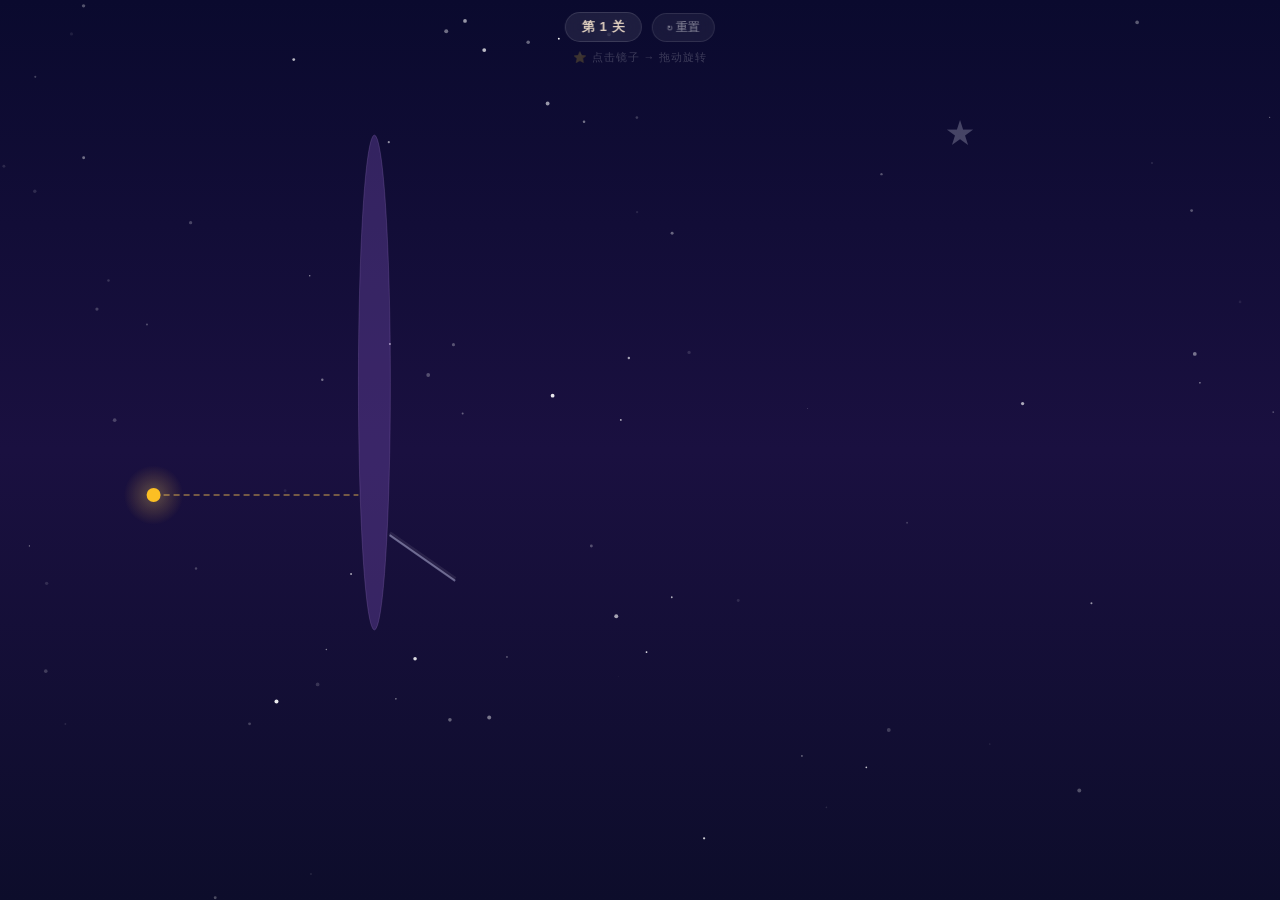
<file: light-puzzle/index.html>
﻿<!DOCTYPE html>
<html lang="zh-CN">
<head>
<meta charset="UTF-8">
<meta name="viewport" content="width=device-width,initial-scale=1.0,maximum-scale=1.0,user-scalable=no">
<title>光线拼图 — 用镜子点亮星星</title>
<style>
*{margin:0;padding:0;box-sizing:border-box}
html,body{width:100%;height:100%;overflow:hidden}
body{background:linear-gradient(180deg,#0a0a2e 0%,#1a1040 50%,#0d0d2b 100%);font-family:-apple-system,BlinkMacSystemFont,"Noto Sans SC","PingFang SC","Microsoft YaHei",sans-serif;touch-action:none;user-select:none;-webkit-user-select:none}
canvas{display:block;width:100%;height:100vh}
#ui{position:fixed;top:0;left:0;right:0;bottom:0;z-index:10;pointer-events:none}
#ui>*{pointer-events:auto}
.top-bar{position:absolute;top:12px;left:50%;transform:translateX(-50%);display:flex;align-items:center;gap:10px;z-index:20}
.lvl{background:rgba(255,255,255,0.08);backdrop-filter:blur(8px);-webkit-backdrop-filter:blur(8px);border:1px solid rgba(255,255,255,0.12);border-radius:18px;padding:5px 16px;color:#e0d0c0;font-size:13px;font-weight:600;letter-spacing:0.04em}
.rst{background:rgba(255,255,255,0.06);backdrop-filter:blur(8px);-webkit-backdrop-filter:blur(8px);border:1px solid rgba(255,255,255,0.1);border-radius:18px;padding:5px 14px;color:rgba(255,255,255,0.5);font-size:12px;cursor:pointer;transition:0.2s}
.rst:hover{background:rgba(255,255,255,0.12);color:#e0d0c0}
.nxt{position:absolute;bottom:28px;left:50%;transform:translateX(-50%);background:linear-gradient(135deg,#f59e0b,#d97706);border:none;border-radius:22px;padding:11px 32px;color:#fff;font-size:15px;font-weight:700;cursor:pointer;box-shadow:0 4px 20px rgba(245,158,11,0.3);transition:0.3s;display:none;z-index:20}
.nxt:hover{transform:translateX(-50%) translateY(-2px);box-shadow:0 6px 28px rgba(245,158,11,0.4)}
.kpop{position:absolute;bottom:80px;left:50%;transform:translateX(-50%);background:rgba(0,0,0,0.65);backdrop-filter:blur(12px);-webkit-backdrop-filter:blur(12px);border:1px solid rgba(255,215,0,0.2);border-radius:14px;padding:12px 20px;color:#f0e8d8;font-size:13px;text-align:center;line-height:1.5;max-width:75%;opacity:0;transition:opacity 0.5s;pointer-events:none;z-index:20}
.kpop.s{opacity:1}
.hnt{position:absolute;top:50px;left:50%;transform:translateX(-50%);color:rgba(255,255,255,0.2);font-size:11px;letter-spacing:0.08em;z-index:20;pointer-events:none}
@media(max-width:480px){
  .lvl{font-size:12px;padding:4px 12px}
  .nxt{padding:10px 24px;font-size:14px;bottom:20px}
  .kpop{font-size:12px;padding:10px 14px;bottom:75px;max-width:85%}
}
</style>
</head>
<body>
<canvas id="c"></canvas>
<div id="ui">
<div class="top-bar"><span class="lvl" id="lvlB">第 1 关</span><button class="rst" id="rstBtn">↻ 重置</button></div>
<div class="hnt" id="hnt">点击镜子 → 拖动旋转</div>
<div class="kpop" id="kpop"><div id="kpopT"></div></div>
<button class="nxt" id="nxtBtn">下一关 →</button>
</div>
<script>
"use strict";
const C=document.getElementById("c"),X=C.getContext("2d");
const gi=function(e){return document.getElementById(e)};
const lvlB=gi("lvlB"),rstBtn=gi("rstBtn"),nxtBtn=gi("nxtBtn"),kpop=gi("kpop"),kpopT=gi("kpopT"),hnt=gi("hnt");
let W,H;
function resize(){
  const r=C.getBoundingClientRect();
  const d=window.devicePixelRatio||1;
  W=r.width;H=r.height;
  C.width=W*d;C.height=H*d;
  C.style.width=W+"px";C.style.height=H+"px";
  X.setTransform(d,0,0,d,0,0);
}
const LV=[
{id:1,src:{x:.12,y:.55},d:{x:1,y:0},star:{x:.75,y:.15},obs:[{x:.28,y:.15,w:.025,h:.55}],mir:[{x:.33,y:.62,len:80,ang:35}],tip:"入射角 = 反射角。光遇到镜子会严格按这个规则反弹。"},
{id:2,src:{x:.08,y:.5},d:{x:1,y:0},star:{x:.75,y:.15},obs:[{x:.22,y:.08,w:.025,h:.35},{x:.22,y:.57,w:.025,h:.35}],mir:[{x:.27,y:.5,len:70,ang:20}],tip:"角度差一度，光线可能就飞到屏幕外了！"},
{id:3,src:{x:.08,y:.25},d:{x:1,y:0},star:{x:.88,y:.12},obs:[{x:.28,y:.12,w:.22,h:.76}],mir:[{x:.26,y:.85,len:65,ang:40},{x:.55,y:.14,len:65,ang:-40}],tip:"两次反射可以让光拐一个大弯，潜望镜就是这个原理。"},
{id:4,src:{x:.08,y:.15},d:{x:1,y:0},star:{x:.88,y:.15},obs:[{x:.28,y:.08,w:.025,h:.5},{x:.55,y:.4,w:.025,h:.52}],mir:[{x:.26,y:.7,len:65,ang:-30},{x:.6,y:.33,len:65,ang:30}],tip:"只要有合适的镜子，光可以走迷宫。"},
{id:5,src:{x:.08,y:.55},d:{x:1,y:0},star:{x:.88,y:.55},obs:[{x:.22,y:.08,w:.025,h:.4},{x:.22,y:.68,w:.025,h:.25},{x:.48,y:.08,w:.025,h:.4},{x:.48,y:.68,w:.025,h:.25},{x:.72,y:.08,w:.025,h:.4},{x:.72,y:.68,w:.025,h:.25}],mir:[{x:.17,y:.47,len:55,ang:-35},{x:.4,y:.53,len:55,ang:35},{x:.65,y:.5,len:55,ang:-35}],tip:"光纤里，光就是靠无数次全反射，从地球这一头跑到那一头。"}
];
let lv=0,sel=-1,complete=false,dx=0,mirs=[],starz=[];
for(let i=0;i<80;i++)starz.push({x:Math.random()*2000,y:Math.random()*2000,r:Math.random()*1.5+0.5,a:Math.random()*0.7+0.3});
function init(i){
  lv=i;complete=false;sel=-1;
  const d=LV[i];lvlB.textContent="第 "+d.id+" 关";nxtBtn.style.display="none";kpop.classList.remove("s");
  resize();mirs=d.mir.map(m=>({x:m.x*W,y:m.y*H,l:m.len,a:m.ang,ba:m.ang}));dr();
}
function dr(){
  const d=LV[lv];
  X.clearRect(0,0,W,H);
  // stars
  X.save();
  for(const s of starz){X.globalAlpha=s.a*(0.6+0.4*Math.sin(Date.now()/600+s.x));X.fillStyle="#fff";X.beginPath();X.arc(s.x%(W+20),s.y%(H+20),s.r,0,Math.PI*2);X.fill()}
  X.restore();
  // obstacles
  X.save();
  for(const o of d.obs){const x2=o.x*W,y2=o.y*H,w2=o.w*W,h2=o.h*H;X.fillStyle="rgba(120,80,180,0.35)";X.beginPath();X.ellipse(x2+w2/2,y2+h2/2,w2/2,h2/2,0,0,Math.PI*2);X.fill();X.strokeStyle="rgba(180,140,220,0.2)";X.lineWidth=1;X.stroke()}
  X.restore();
  // ray
  const r=rt();
  X.save();
  for(const s of r){X.beginPath();X.moveTo(s[0],s[1]);X.lineTo(s[2],s[3]);X.strokeStyle=s[4]?"rgba(255,200,50,0.9)":"rgba(255,200,80,0.4)";X.lineWidth=s[4]?3:2;X.setLineDash([6,4]);X.stroke();X.setLineDash([])}
  X.restore();
  // mirrors
  for(let i=0;i<mirs.length;i++){const m=mirs[i];const a=m.a*Math.PI/180;const hl=m.l/2;const x1=m.x-hl*Math.cos(a),y1=m.y-hl*Math.sin(a),x2=m.x+hl*Math.cos(a),y2=m.y+hl*Math.sin(a);X.save();X.strokeStyle=i===sel?"#fff":"rgba(180,180,220,0.5)";X.lineWidth=i===sel?3:2;X.shadowColor=i===sel?"rgba(255,255,255,0.3)":"transparent";X.shadowBlur=i===sel?12:0;X.beginPath();X.moveTo(x1,y1);X.lineTo(x2,y2);X.stroke();X.beginPath();X.moveTo(x1,y1-2);X.lineTo(x2,y2-2);X.strokeStyle="rgba(255,255,255,0.08)";X.lineWidth=4;X.stroke();X.restore()}
  // source
  X.save();const sx=d.src.x*W,sy=d.src.y*H;const g=X.createRadialGradient(sx,sy,0,sx,sy,30);g.addColorStop(0,"rgba(255,220,100,0.3)");g.addColorStop(1,"rgba(255,180,50,0)");X.fillStyle=g;X.beginPath();X.arc(sx,sy,30,0,Math.PI*2);X.fill();X.fillStyle="#fbbf24";X.beginPath();X.arc(sx,sy,7,0,Math.PI*2);X.fill();X.restore();
  // star
  const stx=d.star.x*W,sty=d.star.y*H;
  X.save();if(r.ok){const g2=X.createRadialGradient(stx,sty,0,stx,sty,30);g2.addColorStop(0,"rgba(255,215,0,0.5)");g2.addColorStop(1,"rgba(255,215,0,0)");X.fillStyle=g2;X.beginPath();X.arc(stx,sty,30,0,Math.PI*2);X.fill()}X.fillStyle=r.ok?"#fbbf24":"rgba(200,200,220,0.3)";X.font="30px sans-serif";X.textAlign="center";X.textBaseline="middle";X.fillText("\u2605",stx,sty);X.restore();
  // complete check
  if(r.ok&&!complete){complete=true;nxtBtn.style.display="block";if(lv<LV.length-1)nxtBtn.textContent="下一关 →";else nxtBtn.textContent="◀ 重新开始";kpopT.innerHTML="✦ 小知识 ✦<br><span style='font-size:15px;color:#fbbf24;font-weight:600'>"+d.tip+"</span>";kpop.classList.add("s")}
  hnt.textContent=sel>=0?"↔ 拖动  "+Math.round(mirs[sel].a)+"\u00b0":"⭐ 点击镜子 → 拖动旋转";
}
function rt(){
  const d=LV[lv];const segs=[];let ok=false;
  function t(ox,oy,dx,dy,dep){
    if(dep>6)return;const l2=Math.hypot(dx,dy);if(l2<0.001)return;
    const ux=dx/l2,uy=dy/l2;let bt=1e9,bm=-1,ba=0;
    for(let i=0;i<mirs.length;i++){const m=mirs[i];const a=m.a*Math.PI/180;const co=Math.cos(a),si=Math.sin(a),hl=m.l/2;const det=ux*(-si)-uy*(-co);if(Math.abs(det)<0.0001)continue;const t2=((m.x-ox*W)*(-si)-(m.y-oy*H)*(-co))/det;const s2=(ux*(m.y-oy*H)-uy*(m.x-ox*W))/det;if(t2>0.001&&t2<bt&&Math.abs(s2)<=hl){bt=t2;bm=i;ba=a}}
    for(const o of d.obs){const ox2=o.x*W,oy2=o.y*H,ow=o.w*W,oh=o.h*H;const t1=((ox2-ox*W)/ux<((ox2+ow)-ox*W)/ux)?(ox2-ox*W)/ux:((ox2+ow)-ox*W)/ux;const t2_=((ox2-ox*W)/ux>((ox2+ow)-ox*W)/ux)?(ox2-ox*W)/ux:((ox2+ow)-ox*W)/ux;const ty1=((oy2-oy*H)/uy<((oy2+oh)-oy*H)/uy)?(oy2-oy*H)/uy:((oy2+oh)-oy*H)/uy;const ty2=((oy2-oy*H)/uy>((oy2+oh)-oy*H)/uy)?(oy2-oy*H)/uy:((oy2+oh)-oy*H)/uy;const mn=t1>ty1?t1:ty1;const mx=t2_<ty2?t2_:ty2;if(mn<mx&&mx>0){if(mn>0)bt=Math.min(bt,mn);break}}
    let bdt=1e9;if(ux>0)bdt=Math.min(bdt,(W-ox*W)/ux);else if(ux<0)bdt=Math.min(bdt,(-20-ox*W)/ux);if(uy>0)bdt=Math.min(bdt,(H-oy*H)/uy);else if(uy<0)bdt=Math.min(bdt,(-20-oy*H)/uy);
    const ht=Math.min(bt,bdt);const hx=ox*W+ux*ht,hy=oy*H+uy*ht;const hit=hx>=0&&hx<=W&&hy>=0&&hy<=H;
    const stx=d.star.x*W,sty=d.star.y*H;const dst=Math.hypot(hx-stx,hy-sty);
    segs.push([ox*W,oy*H,hx,hy,dst<18&&ht>0.1]);
    if(dst<18&&ht>0.1){ok=true;return}
    if(bm>=0&&bt===ht){const m=mirs[bm];let nx=-Math.sin(ba),ny=Math.cos(ba);const dot=ux*nx+uy*ny;if(dot>0){nx=-nx;ny=-ny}const rx=ux-2*dot*nx,ry=uy-2*dot*ny;t(hx/W,hy/H,rx,ry,dep+1)}
  }t(d.src.x,d.src.y,d.d.x,d.d.y,0);
  segs.ok=ok;return segs;
}
function gP(e){const r=C.getBoundingClientRect();const t=e.touches?e.touches[0]:e;return{x:t.clientX-r.left,y:t.clientY-r.top}}
function fM(x,y){for(let i=0;i<mirs.length;i++){if(Math.hypot(x-mirs[i].x,y-mirs[i].y)<55)return i}return-1}
C.addEventListener("mousedown",function(e){if(complete)return;const p=gP(e);const i=fM(p.x,p.y);sel=i;if(i>=0)dx=p.x;dr()});
C.addEventListener("mousemove",function(e){if(sel<0||complete)return;const p=gP(e);mirs[sel].a=mirs[sel].ba+(p.x-dx)*0.25;dr()});
C.addEventListener("mouseup",function(){if(sel>=0){mirs[sel].ba=mirs[sel].a;sel=-1}dr()});
C.addEventListener("touchstart",function(e){if(complete)return;const p=gP(e);const i=fM(p.x,p.y);sel=i;if(i>=0){dx=p.x;e.preventDefault()}dr()},{passive:false});
C.addEventListener("touchmove",function(e){if(sel<0||complete)return;e.preventDefault();const p=gP(e);mirs[sel].a=mirs[sel].ba+(p.x-dx)*0.25;dr()},{passive:false});
C.addEventListener("touchend",function(){if(sel>=0){mirs[sel].ba=mirs[sel].a;sel=-1}dr()});
rstBtn.addEventListener("click",function(){const d=LV[lv];mirs=d.mir.map(m=>({x:m.x*W,y:m.y*H,l:m.len,a:m.ang,ba:m.ang}));complete=false;nxtBtn.style.display="none";kpop.classList.remove("s");dr()});
nxtBtn.addEventListener("click",function(){if(lv<LV.length-1){lv++;const d=LV[lv];resize();mirs=d.mir.map(m=>({x:m.x*W,y:m.y*H,l:m.len,a:m.ang,ba:m.ang}));complete=false;lvlB.textContent="第 "+d.id+" 关";nxtBtn.style.display="none";kpop.classList.remove("s");dr()}else{init(0)}});
window.addEventListener("resize",function(){resize();const d=LV[lv];mirs=d.mir.map(m=>({x:m.x*W,y:m.y*H,l:m.len,a:m.ang,ba:m.ang}));dr()});
init(0);
</script>
</body>
</html>
</file>
<file: assets/index-eMh0OukD.css>
*,:before,:after{--tw-border-spacing-x: 0;--tw-border-spacing-y: 0;--tw-translate-x: 0;--tw-translate-y: 0;--tw-rotate: 0;--tw-skew-x: 0;--tw-skew-y: 0;--tw-scale-x: 1;--tw-scale-y: 1;--tw-pan-x: ;--tw-pan-y: ;--tw-pinch-zoom: ;--tw-scroll-snap-strictness: proximity;--tw-gradient-from-position: ;--tw-gradient-via-position: ;--tw-gradient-to-position: ;--tw-ordinal: ;--tw-slashed-zero: ;--tw-numeric-figure: ;--tw-numeric-spacing: ;--tw-numeric-fraction: ;--tw-ring-inset: ;--tw-ring-offset-width: 0px;--tw-ring-offset-color: #fff;--tw-ring-color: rgb(59 130 246 / .5);--tw-ring-offset-shadow: 0 0 #0000;--tw-ring-shadow: 0 0 #0000;--tw-shadow: 0 0 #0000;--tw-shadow-colored: 0 0 #0000;--tw-blur: ;--tw-brightness: ;--tw-contrast: ;--tw-grayscale: ;--tw-hue-rotate: ;--tw-invert: ;--tw-saturate: ;--tw-sepia: ;--tw-drop-shadow: ;--tw-backdrop-blur: ;--tw-backdrop-brightness: ;--tw-backdrop-contrast: ;--tw-backdrop-grayscale: ;--tw-backdrop-hue-rotate: ;--tw-backdrop-invert: ;--tw-backdrop-opacity: ;--tw-backdrop-saturate: ;--tw-backdrop-sepia: ;--tw-contain-size: ;--tw-contain-layout: ;--tw-contain-paint: ;--tw-contain-style: }::backdrop{--tw-border-spacing-x: 0;--tw-border-spacing-y: 0;--tw-translate-x: 0;--tw-translate-y: 0;--tw-rotate: 0;--tw-skew-x: 0;--tw-skew-y: 0;--tw-scale-x: 1;--tw-scale-y: 1;--tw-pan-x: ;--tw-pan-y: ;--tw-pinch-zoom: ;--tw-scroll-snap-strictness: proximity;--tw-gradient-from-position: ;--tw-gradient-via-position: ;--tw-gradient-to-position: ;--tw-ordinal: ;--tw-slashed-zero: ;--tw-numeric-figure: ;--tw-numeric-spacing: ;--tw-numeric-fraction: ;--tw-ring-inset: ;--tw-ring-offset-width: 0px;--tw-ring-offset-color: #fff;--tw-ring-color: rgb(59 130 246 / .5);--tw-ring-offset-shadow: 0 0 #0000;--tw-ring-shadow: 0 0 #0000;--tw-shadow: 0 0 #0000;--tw-shadow-colored: 0 0 #0000;--tw-blur: ;--tw-brightness: ;--tw-contrast: ;--tw-grayscale: ;--tw-hue-rotate: ;--tw-invert: ;--tw-saturate: ;--tw-sepia: ;--tw-drop-shadow: ;--tw-backdrop-blur: ;--tw-backdrop-brightness: ;--tw-backdrop-contrast: ;--tw-backdrop-grayscale: ;--tw-backdrop-hue-rotate: ;--tw-backdrop-invert: ;--tw-backdrop-opacity: ;--tw-backdrop-saturate: ;--tw-backdrop-sepia: ;--tw-contain-size: ;--tw-contain-layout: ;--tw-contain-paint: ;--tw-contain-style: }*,:before,:after{box-sizing:border-box;border-width:0;border-style:solid;border-color:#e5e7eb}:before,:after{--tw-content: ""}html,:host{line-height:1.5;-webkit-text-size-adjust:100%;-moz-tab-size:4;-o-tab-size:4;tab-size:4;font-family:Inter,system-ui,-apple-system,sans-serif;font-feature-settings:normal;font-variation-settings:normal;-webkit-tap-highlight-color:transparent}body{margin:0;line-height:inherit}hr{height:0;color:inherit;border-top-width:1px}abbr:where([title]){-webkit-text-decoration:underline dotted;text-decoration:underline dotted}h1,h2,h3,h4,h5,h6{font-size:inherit;font-weight:inherit}a{color:inherit;text-decoration:inherit}b,strong{font-weight:bolder}code,kbd,samp,pre{font-family:JetBrains Mono,Fira Code,monospace;font-feature-settings:normal;font-variation-settings:normal;font-size:1em}small{font-size:80%}sub,sup{font-size:75%;line-height:0;position:relative;vertical-align:baseline}sub{bottom:-.25em}sup{top:-.5em}table{text-indent:0;border-color:inherit;border-collapse:collapse}button,input,optgroup,select,textarea{font-family:inherit;font-feature-settings:inherit;font-variation-settings:inherit;font-size:100%;font-weight:inherit;line-height:inherit;letter-spacing:inherit;color:inherit;margin:0;padding:0}button,select{text-transform:none}button,input:where([type=button]),input:where([type=reset]),input:where([type=submit]){-webkit-appearance:button;background-color:transparent;background-image:none}:-moz-focusring{outline:auto}:-moz-ui-invalid{box-shadow:none}progress{vertical-align:baseline}::-webkit-inner-spin-button,::-webkit-outer-spin-button{height:auto}[type=search]{-webkit-appearance:textfield;outline-offset:-2px}::-webkit-search-decoration{-webkit-appearance:none}::-webkit-file-upload-button{-webkit-appearance:button;font:inherit}summary{display:list-item}blockquote,dl,dd,h1,h2,h3,h4,h5,h6,hr,figure,p,pre{margin:0}fieldset{margin:0;padding:0}legend{padding:0}ol,ul,menu{list-style:none;margin:0;padding:0}dialog{padding:0}textarea{resize:vertical}input::-moz-placeholder,textarea::-moz-placeholder{opacity:1;color:#9ca3af}input::placeholder,textarea::placeholder{opacity:1;color:#9ca3af}button,[role=button]{cursor:pointer}:disabled{cursor:default}img,svg,video,canvas,audio,iframe,embed,object{display:block;vertical-align:middle}img,video{max-width:100%;height:auto}[hidden]:where(:not([hidden=until-found])){display:none}.pointer-events-none{pointer-events:none}.fixed{position:fixed}.absolute{position:absolute}.relative{position:relative}.inset-0{top:0;right:0;bottom:0;left:0}.inset-\[15\%\]{top:15%;right:15%;bottom:15%;left:15%}.-right-1{right:-.25rem}.-right-1\.5{right:-.375rem}.-top-1{top:-.25rem}.-top-1\.5{top:-.375rem}.-top-8{top:-2rem}.bottom-0{bottom:0}.bottom-3{bottom:.75rem}.bottom-4{bottom:1rem}.bottom-6{bottom:1.5rem}.bottom-8{bottom:2rem}.left-0{left:0}.left-1\/2{left:50%}.left-2{left:.5rem}.left-6{left:1.5rem}.right-0{right:0}.right-2{right:.5rem}.right-4{right:1rem}.right-6{right:1.5rem}.top-0{top:0}.top-1\/2{top:50%}.top-2{top:.5rem}.top-20{top:5rem}.z-0{z-index:0}.z-10{z-index:10}.z-20{z-index:20}.z-30{z-index:30}.z-50{z-index:50}.z-\[100\]{z-index:100}.mx-auto{margin-left:auto;margin-right:auto}.my-1{margin-top:.25rem;margin-bottom:.25rem}.mb-0\.5{margin-bottom:.125rem}.mb-1{margin-bottom:.25rem}.mb-1\.5{margin-bottom:.375rem}.mb-12{margin-bottom:3rem}.mb-2{margin-bottom:.5rem}.mb-3{margin-bottom:.75rem}.mb-4{margin-bottom:1rem}.mb-6{margin-bottom:1.5rem}.mb-8{margin-bottom:2rem}.ml-0\.5{margin-left:.125rem}.ml-2{margin-left:.5rem}.ml-3{margin-left:.75rem}.mr-1\.5{margin-right:.375rem}.mt-0\.5{margin-top:.125rem}.mt-1{margin-top:.25rem}.mt-2{margin-top:.5rem}.mt-3{margin-top:.75rem}.mt-4{margin-top:1rem}.mt-6{margin-top:1.5rem}.mt-8{margin-top:2rem}.line-clamp-2{overflow:hidden;display:-webkit-box;-webkit-box-orient:vertical;-webkit-line-clamp:2}.block{display:block}.inline-block{display:inline-block}.flex{display:flex}.inline-flex{display:inline-flex}.grid{display:grid}.hidden{display:none}.aspect-square{aspect-ratio:1 / 1}.h-0{height:0px}.h-0\.5{height:.125rem}.h-1{height:.25rem}.h-1\.5{height:.375rem}.h-1\/2{height:50%}.h-1\/3{height:33.333333%}.h-10{height:2.5rem}.h-11{height:2.75rem}.h-14{height:3.5rem}.h-16{height:4rem}.h-2{height:.5rem}.h-20{height:5rem}.h-24{height:6rem}.h-28{height:7rem}.h-3{height:.75rem}.h-36{height:9rem}.h-4{height:1rem}.h-5{height:1.25rem}.h-6{height:1.5rem}.h-7{height:1.75rem}.h-8{height:2rem}.h-9{height:2.25rem}.h-\[2px\]{height:2px}.h-\[calc\(100vh-6rem\)\]{height:calc(100vh - 6rem)}.h-full{height:100%}.h-px{height:1px}.max-h-\[85vh\]{max-height:85vh}.min-h-0{min-height:0px}.min-h-\[80vh\]{min-height:80vh}.min-h-screen{min-height:100vh}.w-0{width:0px}.w-0\.5{width:.125rem}.w-1{width:.25rem}.w-10{width:2.5rem}.w-11{width:2.75rem}.w-12{width:3rem}.w-14{width:3.5rem}.w-16{width:4rem}.w-2{width:.5rem}.w-20{width:5rem}.w-24{width:6rem}.w-28{width:7rem}.w-32{width:8rem}.w-4{width:1rem}.w-48{width:12rem}.w-5{width:1.25rem}.w-56{width:14rem}.w-6{width:1.5rem}.w-7{width:1.75rem}.w-8{width:2rem}.w-9{width:2.25rem}.w-full{width:100%}.w-px{width:1px}.min-w-0{min-width:0px}.max-w-2xl{max-width:42rem}.max-w-5xl{max-width:64rem}.max-w-6xl{max-width:72rem}.max-w-7xl{max-width:80rem}.max-w-lg{max-width:32rem}.max-w-md{max-width:28rem}.max-w-xl{max-width:36rem}.max-w-xs{max-width:20rem}.flex-1{flex:1 1 0%}.flex-shrink-0,.shrink-0{flex-shrink:0}.-translate-x-1\/2{--tw-translate-x: -50%;transform:translate(var(--tw-translate-x),var(--tw-translate-y)) rotate(var(--tw-rotate)) skew(var(--tw-skew-x)) skewY(var(--tw-skew-y)) scaleX(var(--tw-scale-x)) scaleY(var(--tw-scale-y))}.-translate-y-1\/2{--tw-translate-y: -50%;transform:translate(var(--tw-translate-x),var(--tw-translate-y)) rotate(var(--tw-rotate)) skew(var(--tw-skew-x)) skewY(var(--tw-skew-y)) scaleX(var(--tw-scale-x)) scaleY(var(--tw-scale-y))}.scale-110{--tw-scale-x: 1.1;--tw-scale-y: 1.1;transform:translate(var(--tw-translate-x),var(--tw-translate-y)) rotate(var(--tw-rotate)) skew(var(--tw-skew-x)) skewY(var(--tw-skew-y)) scaleX(var(--tw-scale-x)) scaleY(var(--tw-scale-y))}.scale-75{--tw-scale-x: .75;--tw-scale-y: .75;transform:translate(var(--tw-translate-x),var(--tw-translate-y)) rotate(var(--tw-rotate)) skew(var(--tw-skew-x)) skewY(var(--tw-skew-y)) scaleX(var(--tw-scale-x)) scaleY(var(--tw-scale-y))}.transform{transform:translate(var(--tw-translate-x),var(--tw-translate-y)) rotate(var(--tw-rotate)) skew(var(--tw-skew-x)) skewY(var(--tw-skew-y)) scaleX(var(--tw-scale-x)) scaleY(var(--tw-scale-y))}.cursor-crosshair{cursor:crosshair}.cursor-default{cursor:default}.cursor-grab{cursor:grab}.cursor-not-allowed{cursor:not-allowed}.cursor-pointer{cursor:pointer}.touch-none{touch-action:none}.select-none{-webkit-user-select:none;-moz-user-select:none;user-select:none}.resize{resize:both}.appearance-none{-webkit-appearance:none;-moz-appearance:none;appearance:none}.grid-cols-1{grid-template-columns:repeat(1,minmax(0,1fr))}.grid-cols-2{grid-template-columns:repeat(2,minmax(0,1fr))}.grid-cols-3{grid-template-columns:repeat(3,minmax(0,1fr))}.flex-col{flex-direction:column}.flex-wrap{flex-wrap:wrap}.items-start{align-items:flex-start}.items-center{align-items:center}.justify-center{justify-content:center}.justify-between{justify-content:space-between}.justify-around{justify-content:space-around}.gap-0\.5{gap:.125rem}.gap-1{gap:.25rem}.gap-1\.5{gap:.375rem}.gap-2{gap:.5rem}.gap-3{gap:.75rem}.gap-4{gap:1rem}.gap-6{gap:1.5rem}.gap-8{gap:2rem}.space-y-1>:not([hidden])~:not([hidden]){--tw-space-y-reverse: 0;margin-top:calc(.25rem * calc(1 - var(--tw-space-y-reverse)));margin-bottom:calc(.25rem * var(--tw-space-y-reverse))}.space-y-2>:not([hidden])~:not([hidden]){--tw-space-y-reverse: 0;margin-top:calc(.5rem * calc(1 - var(--tw-space-y-reverse)));margin-bottom:calc(.5rem * var(--tw-space-y-reverse))}.space-y-3>:not([hidden])~:not([hidden]){--tw-space-y-reverse: 0;margin-top:calc(.75rem * calc(1 - var(--tw-space-y-reverse)));margin-bottom:calc(.75rem * var(--tw-space-y-reverse))}.space-y-6>:not([hidden])~:not([hidden]){--tw-space-y-reverse: 0;margin-top:calc(1.5rem * calc(1 - var(--tw-space-y-reverse)));margin-bottom:calc(1.5rem * var(--tw-space-y-reverse))}.overflow-hidden{overflow:hidden}.overflow-y-auto{overflow-y:auto}.whitespace-nowrap{white-space:nowrap}.rounded{border-radius:.25rem}.rounded-2xl{border-radius:1rem}.rounded-full{border-radius:9999px}.rounded-lg{border-radius:.5rem}.rounded-sm{border-radius:.125rem}.rounded-xl{border-radius:.75rem}.border{border-width:1px}.border-2{border-width:2px}.border-b{border-bottom-width:1px}.border-l-\[22px\]{border-left-width:22px}.border-r-\[22px\]{border-right-width:22px}.border-t{border-top-width:1px}.border-t-\[32px\]{border-top-width:32px}.border-dashed{border-style:dashed}.border-\[\#d4a574\]\/10{border-color:#d4a5741a}.border-\[\#d4a574\]\/15{border-color:#d4a57426}.border-\[\#d4a574\]\/20{border-color:#d4a57433}.border-\[\#d4a574\]\/25{border-color:#d4a57440}.border-\[\#d4a574\]\/40{border-color:#d4a57466}.border-blue-500\/10{border-color:#3b82f61a}.border-green-500\/20{border-color:#22c55e33}.border-green-500\/40{border-color:#22c55e66}.border-primary\/20{border-color:#2563eb33}.border-primary\/30{border-color:#2563eb4d}.border-primary\/40{border-color:#2563eb66}.border-primary\/50{border-color:#2563eb80}.border-primary\/60{border-color:#2563eb99}.border-red-400\/15{border-color:#f8717126}.border-red-500\/20{border-color:#ef444433}.border-white\/10{border-color:#ffffff1a}.border-white\/20{border-color:#fff3}.border-white\/5{border-color:#ffffff0d}.border-yellow-500\/20{border-color:#eab30833}.border-l-transparent{border-left-color:transparent}.border-r-transparent{border-right-color:transparent}.border-t-cyan-400\/70{border-top-color:#22d3eeb3}.bg-\[\#0A0E27\]{--tw-bg-opacity: 1;background-color:rgb(10 14 39 / var(--tw-bg-opacity, 1))}.bg-\[\#d4a574\]\/10{background-color:#d4a5741a}.bg-\[\#d4a574\]\/15{background-color:#d4a57426}.bg-black\/40{background-color:#0006}.bg-black\/60{background-color:#0009}.bg-green-500{--tw-bg-opacity: 1;background-color:rgb(34 197 94 / var(--tw-bg-opacity, 1))}.bg-green-500\/10{background-color:#22c55e1a}.bg-primary{--tw-bg-opacity: 1;background-color:rgb(37 99 235 / var(--tw-bg-opacity, 1))}.bg-primary\/10{background-color:#2563eb1a}.bg-primary\/20{background-color:#2563eb33}.bg-primary\/30{background-color:#2563eb4d}.bg-primary\/60{background-color:#2563eb99}.bg-purple-400\/60{background-color:#c084fc99}.bg-red-500\/10{background-color:#ef44441a}.bg-transparent{background-color:transparent}.bg-white\/10{background-color:#ffffff1a}.bg-white\/15{background-color:#ffffff26}.bg-white\/25{background-color:#ffffff40}.bg-white\/30{background-color:#ffffff4d}.bg-white\/5{background-color:#ffffff0d}.bg-yellow-400\/60{background-color:#facc1599}.bg-yellow-500\/10{background-color:#eab3081a}.bg-opacity-100{--tw-bg-opacity: 1}.bg-gradient-radial{background-image:radial-gradient(var(--tw-gradient-stops))}.bg-gradient-to-b{background-image:linear-gradient(to bottom,var(--tw-gradient-stops))}.bg-gradient-to-br{background-image:linear-gradient(to bottom right,var(--tw-gradient-stops))}.bg-gradient-to-r{background-image:linear-gradient(to right,var(--tw-gradient-stops))}.bg-gradient-to-t{background-image:linear-gradient(to top,var(--tw-gradient-stops))}.from-\[\#0A0E27\]{--tw-gradient-from: #0A0E27 var(--tw-gradient-from-position);--tw-gradient-to: rgb(10 14 39 / 0) var(--tw-gradient-to-position);--tw-gradient-stops: var(--tw-gradient-from), var(--tw-gradient-to)}.from-\[\#d4a574\]\/25{--tw-gradient-from: rgb(212 165 116 / .25) var(--tw-gradient-from-position);--tw-gradient-to: rgb(212 165 116 / 0) var(--tw-gradient-to-position);--tw-gradient-stops: var(--tw-gradient-from), var(--tw-gradient-to)}.from-\[\#d4a574\]\/30{--tw-gradient-from: rgb(212 165 116 / .3) var(--tw-gradient-from-position);--tw-gradient-to: rgb(212 165 116 / 0) var(--tw-gradient-to-position);--tw-gradient-stops: var(--tw-gradient-from), var(--tw-gradient-to)}.from-\[\#d4a574\]\/5{--tw-gradient-from: rgb(212 165 116 / .05) var(--tw-gradient-from-position);--tw-gradient-to: rgb(212 165 116 / 0) var(--tw-gradient-to-position);--tw-gradient-stops: var(--tw-gradient-from), var(--tw-gradient-to)}.from-amber-500{--tw-gradient-from: #f59e0b var(--tw-gradient-from-position);--tw-gradient-to: rgb(245 158 11 / 0) var(--tw-gradient-to-position);--tw-gradient-stops: var(--tw-gradient-from), var(--tw-gradient-to)}.from-amber-700{--tw-gradient-from: #b45309 var(--tw-gradient-from-position);--tw-gradient-to: rgb(180 83 9 / 0) var(--tw-gradient-to-position);--tw-gradient-stops: var(--tw-gradient-from), var(--tw-gradient-to)}.from-black\/40{--tw-gradient-from: rgb(0 0 0 / .4) var(--tw-gradient-from-position);--tw-gradient-to: rgb(0 0 0 / 0) var(--tw-gradient-to-position);--tw-gradient-stops: var(--tw-gradient-from), var(--tw-gradient-to)}.from-blue-500{--tw-gradient-from: #3b82f6 var(--tw-gradient-from-position);--tw-gradient-to: rgb(59 130 246 / 0) var(--tw-gradient-to-position);--tw-gradient-stops: var(--tw-gradient-from), var(--tw-gradient-to)}.from-blue-900{--tw-gradient-from: #1e3a8a var(--tw-gradient-from-position);--tw-gradient-to: rgb(30 58 138 / 0) var(--tw-gradient-to-position);--tw-gradient-stops: var(--tw-gradient-from), var(--tw-gradient-to)}.from-green-500{--tw-gradient-from: #22c55e var(--tw-gradient-from-position);--tw-gradient-to: rgb(34 197 94 / 0) var(--tw-gradient-to-position);--tw-gradient-stops: var(--tw-gradient-from), var(--tw-gradient-to)}.from-green-900{--tw-gradient-from: #14532d var(--tw-gradient-from-position);--tw-gradient-to: rgb(20 83 45 / 0) var(--tw-gradient-to-position);--tw-gradient-stops: var(--tw-gradient-from), var(--tw-gradient-to)}.from-primary{--tw-gradient-from: #2563EB var(--tw-gradient-from-position);--tw-gradient-to: rgb(37 99 235 / 0) var(--tw-gradient-to-position);--tw-gradient-stops: var(--tw-gradient-from), var(--tw-gradient-to)}.from-primary\/20{--tw-gradient-from: rgb(37 99 235 / .2) var(--tw-gradient-from-position);--tw-gradient-to: rgb(37 99 235 / 0) var(--tw-gradient-to-position);--tw-gradient-stops: var(--tw-gradient-from), var(--tw-gradient-to)}.from-purple-500{--tw-gradient-from: #a855f7 var(--tw-gradient-from-position);--tw-gradient-to: rgb(168 85 247 / 0) var(--tw-gradient-to-position);--tw-gradient-stops: var(--tw-gradient-from), var(--tw-gradient-to)}.from-rose-900{--tw-gradient-from: #881337 var(--tw-gradient-from-position);--tw-gradient-to: rgb(136 19 55 / 0) var(--tw-gradient-to-position);--tw-gradient-stops: var(--tw-gradient-from), var(--tw-gradient-to)}.from-transparent{--tw-gradient-from: transparent var(--tw-gradient-from-position);--tw-gradient-to: rgb(0 0 0 / 0) var(--tw-gradient-to-position);--tw-gradient-stops: var(--tw-gradient-from), var(--tw-gradient-to)}.via-\[\#1a0f0a\]{--tw-gradient-to: rgb(26 15 10 / 0) var(--tw-gradient-to-position);--tw-gradient-stops: var(--tw-gradient-from), #1a0f0a var(--tw-gradient-via-position), var(--tw-gradient-to)}.via-amber-500{--tw-gradient-to: rgb(245 158 11 / 0) var(--tw-gradient-to-position);--tw-gradient-stops: var(--tw-gradient-from), #f59e0b var(--tw-gradient-via-position), var(--tw-gradient-to)}.via-cyan-400\/15{--tw-gradient-to: rgb(34 211 238 / 0) var(--tw-gradient-to-position);--tw-gradient-stops: var(--tw-gradient-from), rgb(34 211 238 / .15) var(--tw-gradient-via-position), var(--tw-gradient-to)}.via-emerald-900{--tw-gradient-to: rgb(6 78 59 / 0) var(--tw-gradient-to-position);--tw-gradient-stops: var(--tw-gradient-from), #064e3b var(--tw-gradient-via-position), var(--tw-gradient-to)}.via-indigo-900{--tw-gradient-to: rgb(49 46 129 / 0) var(--tw-gradient-to-position);--tw-gradient-stops: var(--tw-gradient-from), #312e81 var(--tw-gradient-via-position), var(--tw-gradient-to)}.via-pink-900{--tw-gradient-to: rgb(131 24 67 / 0) var(--tw-gradient-to-position);--tw-gradient-stops: var(--tw-gradient-from), #831843 var(--tw-gradient-via-position), var(--tw-gradient-to)}.via-secondary{--tw-gradient-to: rgb(96 165 250 / 0) var(--tw-gradient-to-position);--tw-gradient-stops: var(--tw-gradient-from), #60A5FA var(--tw-gradient-via-position), var(--tw-gradient-to)}.to-\[\#0A0E27\]{--tw-gradient-to: #0A0E27 var(--tw-gradient-to-position)}.to-\[\#d4a574\]{--tw-gradient-to: #d4a574 var(--tw-gradient-to-position)}.to-\[\#d4a574\]\/10{--tw-gradient-to: rgb(212 165 116 / .1) var(--tw-gradient-to-position)}.to-accent{--tw-gradient-to: #0EA5E9 var(--tw-gradient-to-position)}.to-amber-700{--tw-gradient-to: #b45309 var(--tw-gradient-to-position)}.to-emerald-500{--tw-gradient-to: #10b981 var(--tw-gradient-to-position)}.to-indigo-500{--tw-gradient-to: #6366f1 var(--tw-gradient-to-position)}.to-pink-500{--tw-gradient-to: #ec4899 var(--tw-gradient-to-position)}.to-purple-600{--tw-gradient-to: #9333ea var(--tw-gradient-to-position)}.to-purple-900{--tw-gradient-to: #581c87 var(--tw-gradient-to-position)}.to-red-900{--tw-gradient-to: #7f1d1d var(--tw-gradient-to-position)}.to-teal-900{--tw-gradient-to: #134e4a var(--tw-gradient-to-position)}.to-transparent{--tw-gradient-to: transparent var(--tw-gradient-to-position)}.to-yellow-500{--tw-gradient-to: #eab308 var(--tw-gradient-to-position)}.bg-clip-text{-webkit-background-clip:text;background-clip:text}.p-1\.5{padding:.375rem}.p-2{padding:.5rem}.p-3{padding:.75rem}.p-4{padding:1rem}.p-5{padding:1.25rem}.p-6{padding:1.5rem}.p-8{padding:2rem}.px-1{padding-left:.25rem;padding-right:.25rem}.px-10{padding-left:2.5rem;padding-right:2.5rem}.px-2{padding-left:.5rem;padding-right:.5rem}.px-2\.5{padding-left:.625rem;padding-right:.625rem}.px-3{padding-left:.75rem;padding-right:.75rem}.px-4{padding-left:1rem;padding-right:1rem}.px-5{padding-left:1.25rem;padding-right:1.25rem}.px-6{padding-left:1.5rem;padding-right:1.5rem}.px-8{padding-left:2rem;padding-right:2rem}.py-0\.5{padding-top:.125rem;padding-bottom:.125rem}.py-1{padding-top:.25rem;padding-bottom:.25rem}.py-1\.5{padding-top:.375rem;padding-bottom:.375rem}.py-2{padding-top:.5rem;padding-bottom:.5rem}.py-2\.5{padding-top:.625rem;padding-bottom:.625rem}.py-3{padding-top:.75rem;padding-bottom:.75rem}.py-4{padding-top:1rem;padding-bottom:1rem}.pb-20{padding-bottom:5rem}.pb-24{padding-bottom:6rem}.pb-8{padding-bottom:2rem}.pt-16{padding-top:4rem}.pt-20{padding-top:5rem}.pt-24{padding-top:6rem}.text-left{text-align:left}.text-center{text-align:center}.text-right{text-align:right}.font-mono{font-family:JetBrains Mono,Fira Code,monospace}.text-2xl{font-size:1.5rem;line-height:2rem}.text-3xl{font-size:1.875rem;line-height:2.25rem}.text-4xl{font-size:2.25rem;line-height:2.5rem}.text-5xl{font-size:3rem;line-height:1}.text-6xl{font-size:3.75rem;line-height:1}.text-7xl{font-size:4.5rem;line-height:1}.text-\[10px\]{font-size:10px}.text-\[11px\]{font-size:11px}.text-\[7px\]{font-size:7px}.text-\[8px\]{font-size:8px}.text-\[9px\]{font-size:9px}.text-lg{font-size:1.125rem;line-height:1.75rem}.text-sm{font-size:.875rem;line-height:1.25rem}.text-xl{font-size:1.25rem;line-height:1.75rem}.text-xs{font-size:.75rem;line-height:1rem}.font-black{font-weight:900}.font-bold{font-weight:700}.font-extrabold{font-weight:800}.font-medium{font-weight:500}.font-semibold{font-weight:600}.uppercase{text-transform:uppercase}.italic{font-style:italic}.leading-relaxed{line-height:1.625}.tracking-\[0\.15em\]{letter-spacing:.15em}.tracking-tighter{letter-spacing:-.05em}.tracking-wider{letter-spacing:.05em}.tracking-widest{letter-spacing:.1em}.text-\[\#d4a574\]{--tw-text-opacity: 1;color:rgb(212 165 116 / var(--tw-text-opacity, 1))}.text-\[\#d4a574\]\/50{color:#d4a57480}.text-\[\#d4a574\]\/60{color:#d4a57499}.text-\[\#f5e6d0\]{--tw-text-opacity: 1;color:rgb(245 230 208 / var(--tw-text-opacity, 1))}.text-\[\#f5e6d0\]\/70{color:#f5e6d0b3}.text-\[\#f5e6d0\]\/80{color:#f5e6d0cc}.text-\[\#f8d9b4\]{--tw-text-opacity: 1;color:rgb(248 217 180 / var(--tw-text-opacity, 1))}.text-\[\#fff0dd\]{--tw-text-opacity: 1;color:rgb(255 240 221 / var(--tw-text-opacity, 1))}.text-\[\#fffaf0\]{--tw-text-opacity: 1;color:rgb(255 250 240 / var(--tw-text-opacity, 1))}.text-amber-300{--tw-text-opacity: 1;color:rgb(252 211 77 / var(--tw-text-opacity, 1))}.text-blue-300\/80{color:#93c5fdcc}.text-blue-400{--tw-text-opacity: 1;color:rgb(96 165 250 / var(--tw-text-opacity, 1))}.text-cyan-400\/40{color:#22d3ee66}.text-green-400{--tw-text-opacity: 1;color:rgb(74 222 128 / var(--tw-text-opacity, 1))}.text-orange-400{--tw-text-opacity: 1;color:rgb(251 146 60 / var(--tw-text-opacity, 1))}.text-primary-300{--tw-text-opacity: 1;color:rgb(147 197 253 / var(--tw-text-opacity, 1))}.text-red-400{--tw-text-opacity: 1;color:rgb(248 113 113 / var(--tw-text-opacity, 1))}.text-red-400\/30{color:#f871714d}.text-text-light{--tw-text-opacity: 1;color:rgb(203 213 225 / var(--tw-text-opacity, 1))}.text-text-muted{--tw-text-opacity: 1;color:rgb(148 163 184 / var(--tw-text-opacity, 1))}.text-text-muted\/30{color:#94a3b84d}.text-text-muted\/50{color:#94a3b880}.text-text-muted\/60{color:#94a3b899}.text-transparent{color:transparent}.text-white{--tw-text-opacity: 1;color:rgb(255 255 255 / var(--tw-text-opacity, 1))}.text-white\/10{color:#ffffff1a}.text-white\/30{color:#ffffff4d}.text-white\/5{color:#ffffff0d}.text-white\/60{color:#fff9}.text-white\/70{color:#ffffffb3}.text-white\/80{color:#fffc}.text-yellow-400{--tw-text-opacity: 1;color:rgb(250 204 21 / var(--tw-text-opacity, 1))}.underline{text-decoration-line:underline}.decoration-white\/10{text-decoration-color:#ffffff1a}.underline-offset-4{text-underline-offset:4px}.accent-blue-500{accent-color:#3b82f6}.opacity-0{opacity:0}.opacity-20{opacity:.2}.opacity-30{opacity:.3}.opacity-40{opacity:.4}.opacity-50{opacity:.5}.opacity-60{opacity:.6}.shadow{--tw-shadow: 0 1px 3px 0 rgb(0 0 0 / .1), 0 1px 2px -1px rgb(0 0 0 / .1);--tw-shadow-colored: 0 1px 3px 0 var(--tw-shadow-color), 0 1px 2px -1px var(--tw-shadow-color);box-shadow:var(--tw-ring-offset-shadow, 0 0 #0000),var(--tw-ring-shadow, 0 0 #0000),var(--tw-shadow)}.shadow-2xl{--tw-shadow: 0 25px 50px -12px rgb(0 0 0 / .25);--tw-shadow-colored: 0 25px 50px -12px var(--tw-shadow-color);box-shadow:var(--tw-ring-offset-shadow, 0 0 #0000),var(--tw-ring-shadow, 0 0 #0000),var(--tw-shadow)}.shadow-lg{--tw-shadow: 0 10px 15px -3px rgb(0 0 0 / .1), 0 4px 6px -4px rgb(0 0 0 / .1);--tw-shadow-colored: 0 10px 15px -3px var(--tw-shadow-color), 0 4px 6px -4px var(--tw-shadow-color);box-shadow:var(--tw-ring-offset-shadow, 0 0 #0000),var(--tw-ring-shadow, 0 0 #0000),var(--tw-shadow)}.shadow-md{--tw-shadow: 0 4px 6px -1px rgb(0 0 0 / .1), 0 2px 4px -2px rgb(0 0 0 / .1);--tw-shadow-colored: 0 4px 6px -1px var(--tw-shadow-color), 0 2px 4px -2px var(--tw-shadow-color);box-shadow:var(--tw-ring-offset-shadow, 0 0 #0000),var(--tw-ring-shadow, 0 0 #0000),var(--tw-shadow)}.shadow-primary\/10{--tw-shadow-color: rgb(37 99 235 / .1);--tw-shadow: var(--tw-shadow-colored)}.outline{outline-style:solid}.ring-2{--tw-ring-offset-shadow: var(--tw-ring-inset) 0 0 0 var(--tw-ring-offset-width) var(--tw-ring-offset-color);--tw-ring-shadow: var(--tw-ring-inset) 0 0 0 calc(2px + var(--tw-ring-offset-width)) var(--tw-ring-color);box-shadow:var(--tw-ring-offset-shadow),var(--tw-ring-shadow),var(--tw-shadow, 0 0 #0000)}.ring-\[\#d4a574\]\/30{--tw-ring-color: rgb(212 165 116 / .3)}.ring-white{--tw-ring-opacity: 1;--tw-ring-color: rgb(255 255 255 / var(--tw-ring-opacity, 1))}.drop-shadow{--tw-drop-shadow: drop-shadow(0 1px 2px rgb(0 0 0 / .1)) drop-shadow(0 1px 1px rgb(0 0 0 / .06));filter:var(--tw-blur) var(--tw-brightness) var(--tw-contrast) var(--tw-grayscale) var(--tw-hue-rotate) var(--tw-invert) var(--tw-saturate) var(--tw-sepia) var(--tw-drop-shadow)}.grayscale{--tw-grayscale: grayscale(100%);filter:var(--tw-blur) var(--tw-brightness) var(--tw-contrast) var(--tw-grayscale) var(--tw-hue-rotate) var(--tw-invert) var(--tw-saturate) var(--tw-sepia) var(--tw-drop-shadow)}.filter{filter:var(--tw-blur) var(--tw-brightness) var(--tw-contrast) var(--tw-grayscale) var(--tw-hue-rotate) var(--tw-invert) var(--tw-saturate) var(--tw-sepia) var(--tw-drop-shadow)}.backdrop-blur-sm{--tw-backdrop-blur: blur(4px);-webkit-backdrop-filter:var(--tw-backdrop-blur) var(--tw-backdrop-brightness) var(--tw-backdrop-contrast) var(--tw-backdrop-grayscale) var(--tw-backdrop-hue-rotate) var(--tw-backdrop-invert) var(--tw-backdrop-opacity) var(--tw-backdrop-saturate) var(--tw-backdrop-sepia);backdrop-filter:var(--tw-backdrop-blur) var(--tw-backdrop-brightness) var(--tw-backdrop-contrast) var(--tw-backdrop-grayscale) var(--tw-backdrop-hue-rotate) var(--tw-backdrop-invert) var(--tw-backdrop-opacity) var(--tw-backdrop-saturate) var(--tw-backdrop-sepia)}.backdrop-blur-xl{--tw-backdrop-blur: blur(24px);-webkit-backdrop-filter:var(--tw-backdrop-blur) var(--tw-backdrop-brightness) var(--tw-backdrop-contrast) var(--tw-backdrop-grayscale) var(--tw-backdrop-hue-rotate) var(--tw-backdrop-invert) var(--tw-backdrop-opacity) var(--tw-backdrop-saturate) var(--tw-backdrop-sepia);backdrop-filter:var(--tw-backdrop-blur) var(--tw-backdrop-brightness) var(--tw-backdrop-contrast) var(--tw-backdrop-grayscale) var(--tw-backdrop-hue-rotate) var(--tw-backdrop-invert) var(--tw-backdrop-opacity) var(--tw-backdrop-saturate) var(--tw-backdrop-sepia)}.transition{transition-property:color,background-color,border-color,text-decoration-color,fill,stroke,opacity,box-shadow,transform,filter,backdrop-filter;transition-timing-function:cubic-bezier(.4,0,.2,1);transition-duration:.15s}.transition-all{transition-property:all;transition-timing-function:cubic-bezier(.4,0,.2,1);transition-duration:.15s}.transition-colors{transition-property:color,background-color,border-color,text-decoration-color,fill,stroke;transition-timing-function:cubic-bezier(.4,0,.2,1);transition-duration:.15s}.transition-none{transition-property:none}.transition-opacity{transition-property:opacity;transition-timing-function:cubic-bezier(.4,0,.2,1);transition-duration:.15s}.transition-transform{transition-property:transform;transition-timing-function:cubic-bezier(.4,0,.2,1);transition-duration:.15s}.duration-200{transition-duration:.2s}.duration-300{transition-duration:.3s}.duration-500{transition-duration:.5s}.ease-in-out{transition-timing-function:cubic-bezier(.4,0,.2,1)}.glass-panel{background:var(--bg-glass);backdrop-filter:blur(20px);-webkit-backdrop-filter:blur(20px);border:1px solid var(--border-glass)}.glass-panel-strong{background:var(--bg-glass-strong);backdrop-filter:blur(32px);-webkit-backdrop-filter:blur(32px);border:1px solid var(--border-glass)}.text-glow{text-shadow:0 0 40px rgba(37,99,235,.4),0 0 80px rgba(37,99,235,.2)}.glow-blue{box-shadow:0 0 20px #2563eb4d,0 0 40px #2563eb1a}.text-white{color:var(--text-primary)}:root{--bg-primary: #0A0E27;--bg-secondary: #1A1F3D;--bg-card: rgba(255, 255, 255, .06);--bg-glass: rgba(255, 255, 255, .06);--bg-glass-strong: rgba(255, 255, 255, .1);--border-glass: rgba(255, 255, 255, .1);--text-primary: #FFFFFF;--text-secondary: #CBD5E1;--text-muted: #94A3B8}*{margin:0;padding:0;box-sizing:border-box}html{scroll-behavior:smooth}body{font-family:Inter,system-ui,-apple-system,sans-serif;color:var(--text-primary);background:var(--bg-primary);overflow-x:hidden;transition:background-color .3s ease,color .3s ease}::-webkit-scrollbar{width:6px}::-webkit-scrollbar-track{background:transparent}::-webkit-scrollbar-thumb{background:#2563eb4d;border-radius:3px}::-webkit-scrollbar-thumb:hover{background:#2563eb80}.last\:border-0:last-child{border-width:0px}.hover\:border-\[\#d4a574\]\/20:hover{border-color:#d4a57433}.hover\:border-primary:hover{--tw-border-opacity: 1;border-color:rgb(37 99 235 / var(--tw-border-opacity, 1))}.hover\:border-primary\/30:hover{border-color:#2563eb4d}.hover\:border-white\/20:hover{border-color:#fff3}.hover\:border-white\/30:hover{border-color:#ffffff4d}.hover\:bg-primary\/30:hover{background-color:#2563eb4d}.hover\:bg-white\/10:hover{background-color:#ffffff1a}.hover\:bg-white\/15:hover{background-color:#ffffff26}.hover\:bg-white\/5:hover{background-color:#ffffff0d}.hover\:from-\[\#d4a574\]\/10:hover{--tw-gradient-from: rgb(212 165 116 / .1) var(--tw-gradient-from-position);--tw-gradient-to: rgb(212 165 116 / 0) var(--tw-gradient-to-position);--tw-gradient-stops: var(--tw-gradient-from), var(--tw-gradient-to)}.hover\:from-\[\#d4a574\]\/35:hover{--tw-gradient-from: rgb(212 165 116 / .35) var(--tw-gradient-from-position);--tw-gradient-to: rgb(212 165 116 / 0) var(--tw-gradient-to-position);--tw-gradient-stops: var(--tw-gradient-from), var(--tw-gradient-to)}.hover\:text-\[\#d4a574\]:hover{--tw-text-opacity: 1;color:rgb(212 165 116 / var(--tw-text-opacity, 1))}.hover\:text-white:hover{--tw-text-opacity: 1;color:rgb(255 255 255 / var(--tw-text-opacity, 1))}.hover\:decoration-white\/30:hover{text-decoration-color:#ffffff4d}.hover\:shadow-lg:hover{--tw-shadow: 0 10px 15px -3px rgb(0 0 0 / .1), 0 4px 6px -4px rgb(0 0 0 / .1);--tw-shadow-colored: 0 10px 15px -3px var(--tw-shadow-color), 0 4px 6px -4px var(--tw-shadow-color);box-shadow:var(--tw-ring-offset-shadow, 0 0 #0000),var(--tw-ring-shadow, 0 0 #0000),var(--tw-shadow)}.hover\:shadow-amber-500\/30:hover{--tw-shadow-color: rgb(245 158 11 / .3);--tw-shadow: var(--tw-shadow-colored)}.hover\:shadow-primary\/20:hover{--tw-shadow-color: rgb(37 99 235 / .2);--tw-shadow: var(--tw-shadow-colored)}.hover\:shadow-primary\/5:hover{--tw-shadow-color: rgb(37 99 235 / .05);--tw-shadow: var(--tw-shadow-colored)}.hover\:shadow-purple-500\/20:hover{--tw-shadow-color: rgb(168 85 247 / .2);--tw-shadow: var(--tw-shadow-colored)}.hover\:ring-1:hover{--tw-ring-offset-shadow: var(--tw-ring-inset) 0 0 0 var(--tw-ring-offset-width) var(--tw-ring-offset-color);--tw-ring-shadow: var(--tw-ring-inset) 0 0 0 calc(1px + var(--tw-ring-offset-width)) var(--tw-ring-color);box-shadow:var(--tw-ring-offset-shadow),var(--tw-ring-shadow),var(--tw-shadow, 0 0 #0000)}.hover\:ring-white\/30:hover{--tw-ring-color: rgb(255 255 255 / .3)}.hover\:glow-blue:hover{box-shadow:0 0 20px #2563eb4d,0 0 40px #2563eb1a}.hover\:text-white:hover{color:var(--text-primary)}.active\:scale-90:active{--tw-scale-x: .9;--tw-scale-y: .9;transform:translate(var(--tw-translate-x),var(--tw-translate-y)) rotate(var(--tw-rotate)) skew(var(--tw-skew-x)) skewY(var(--tw-skew-y)) scaleX(var(--tw-scale-x)) scaleY(var(--tw-scale-y))}.active\:cursor-grabbing:active{cursor:grabbing}.active\:bg-red-500\/25:active{background-color:#ef444440}.group[open] .group-open\:rotate-90{--tw-rotate: 90deg;transform:translate(var(--tw-translate-x),var(--tw-translate-y)) rotate(var(--tw-rotate)) skew(var(--tw-skew-x)) skewY(var(--tw-skew-y)) scaleX(var(--tw-scale-x)) scaleY(var(--tw-scale-y))}.group:hover .group-hover\:scale-110{--tw-scale-x: 1.1;--tw-scale-y: 1.1;transform:translate(var(--tw-translate-x),var(--tw-translate-y)) rotate(var(--tw-rotate)) skew(var(--tw-skew-x)) skewY(var(--tw-skew-y)) scaleX(var(--tw-scale-x)) scaleY(var(--tw-scale-y))}.group:hover .group-hover\:opacity-100{opacity:1}@media (min-width: 640px){.sm\:grid-cols-2{grid-template-columns:repeat(2,minmax(0,1fr))}.sm\:grid-cols-5{grid-template-columns:repeat(5,minmax(0,1fr))}.sm\:grid-cols-6{grid-template-columns:repeat(6,minmax(0,1fr))}.sm\:gap-6{gap:1.5rem}.sm\:p-8{padding:2rem}.sm\:px-6{padding-left:1.5rem;padding-right:1.5rem}.sm\:text-3xl{font-size:1.875rem;line-height:2.25rem}.sm\:text-4xl{font-size:2.25rem;line-height:2.5rem}.sm\:text-7xl{font-size:4.5rem;line-height:1}.sm\:text-8xl{font-size:6rem;line-height:1}.sm\:text-base{font-size:1rem;line-height:1.5rem}.sm\:text-xl{font-size:1.25rem;line-height:1.75rem}}@media (min-width: 768px){.md\:block{display:block}.md\:flex{display:flex}.md\:hidden{display:none}.md\:grid-cols-3{grid-template-columns:repeat(3,minmax(0,1fr))}.md\:pb-8{padding-bottom:2rem}}@media (min-width: 1024px){.lg\:grid-cols-3{grid-template-columns:repeat(3,minmax(0,1fr))}.lg\:gap-8{gap:2rem}.lg\:px-8{padding-left:2rem;padding-right:2rem}.lg\:text-8xl{font-size:6rem;line-height:1}}
</file>
